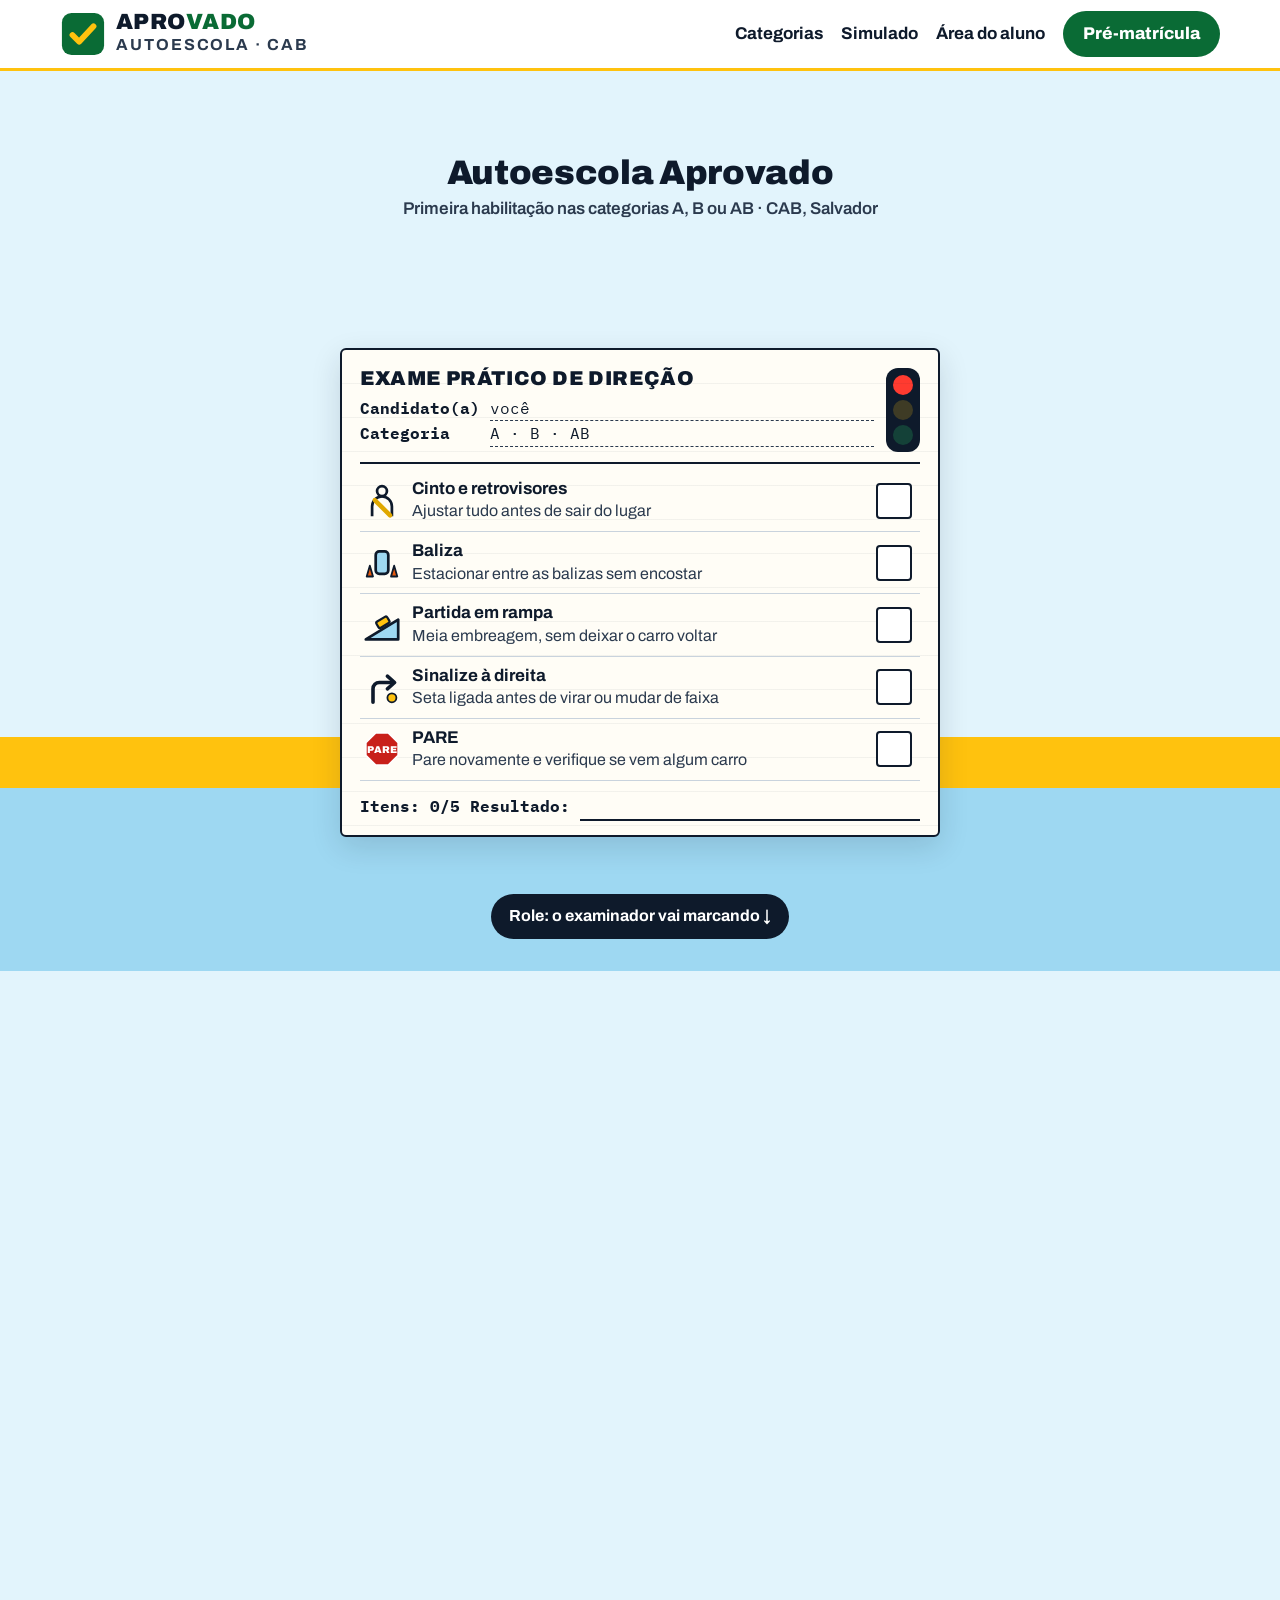
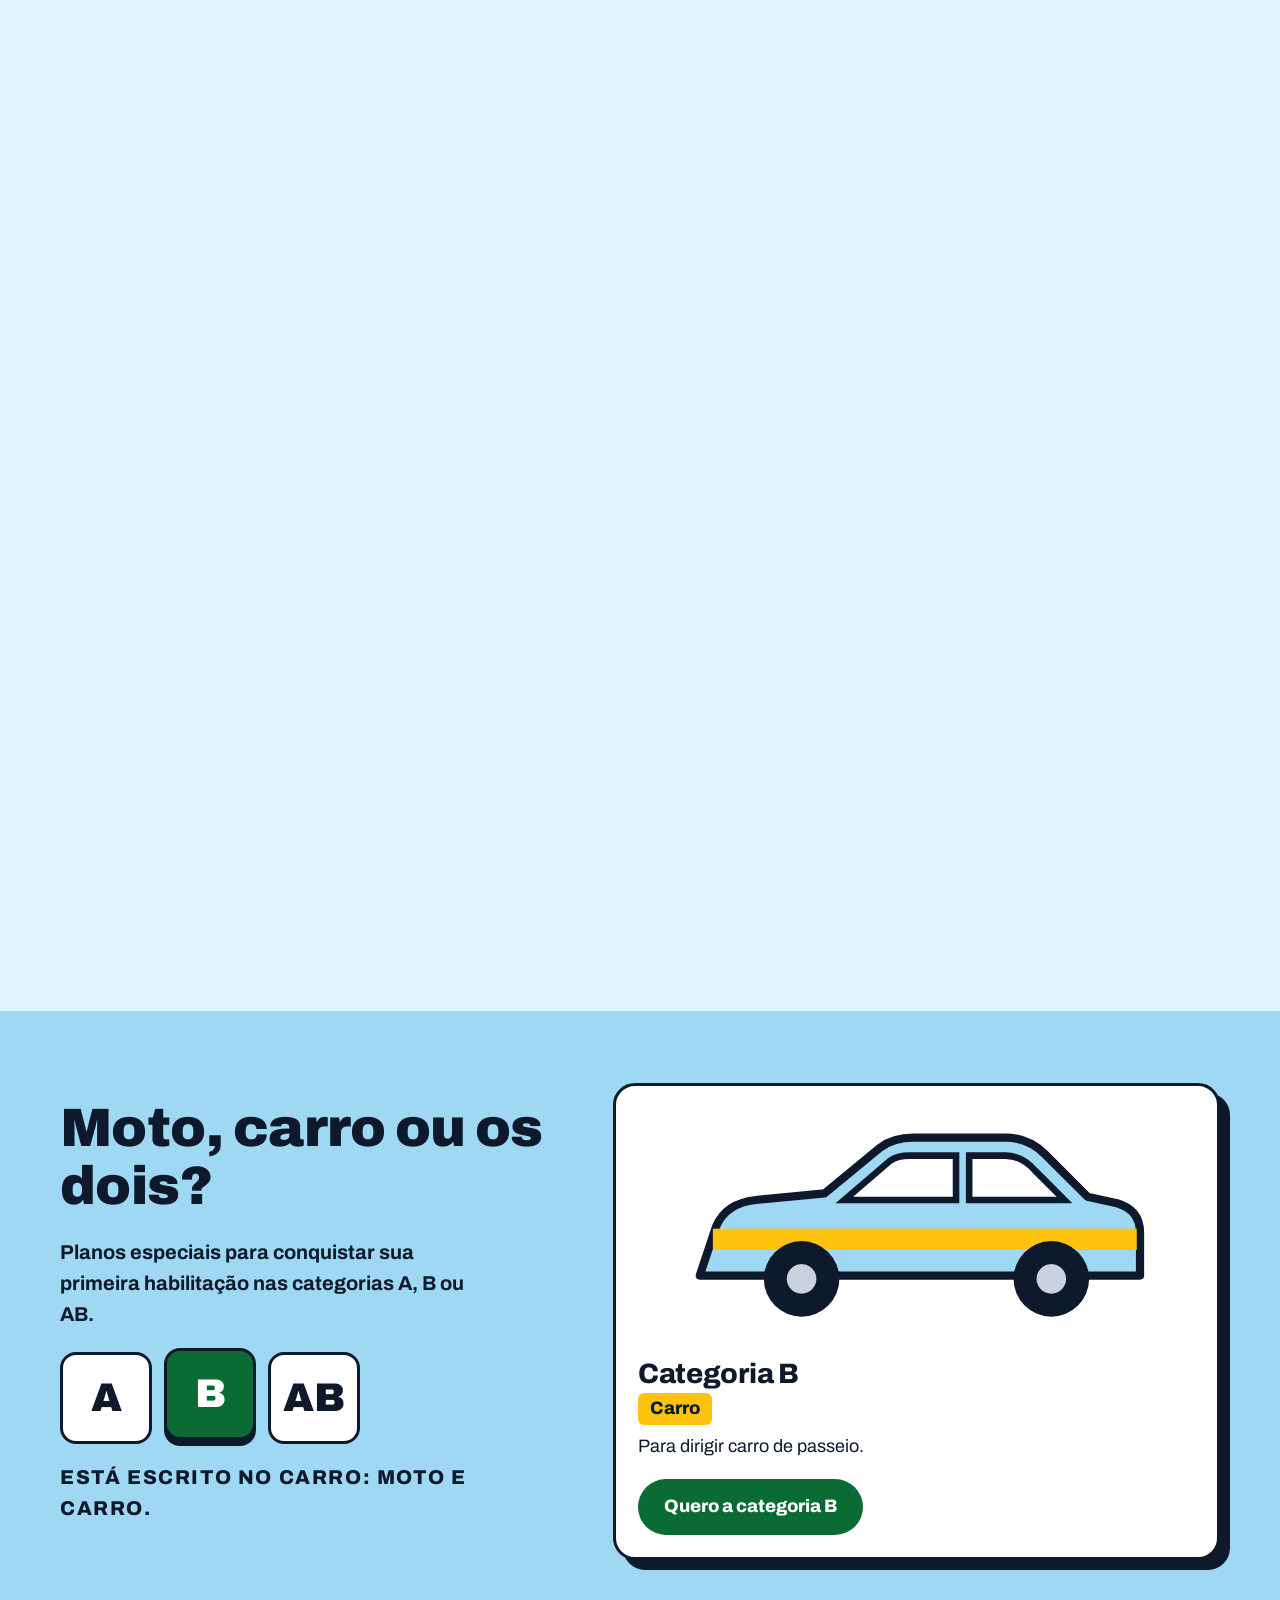
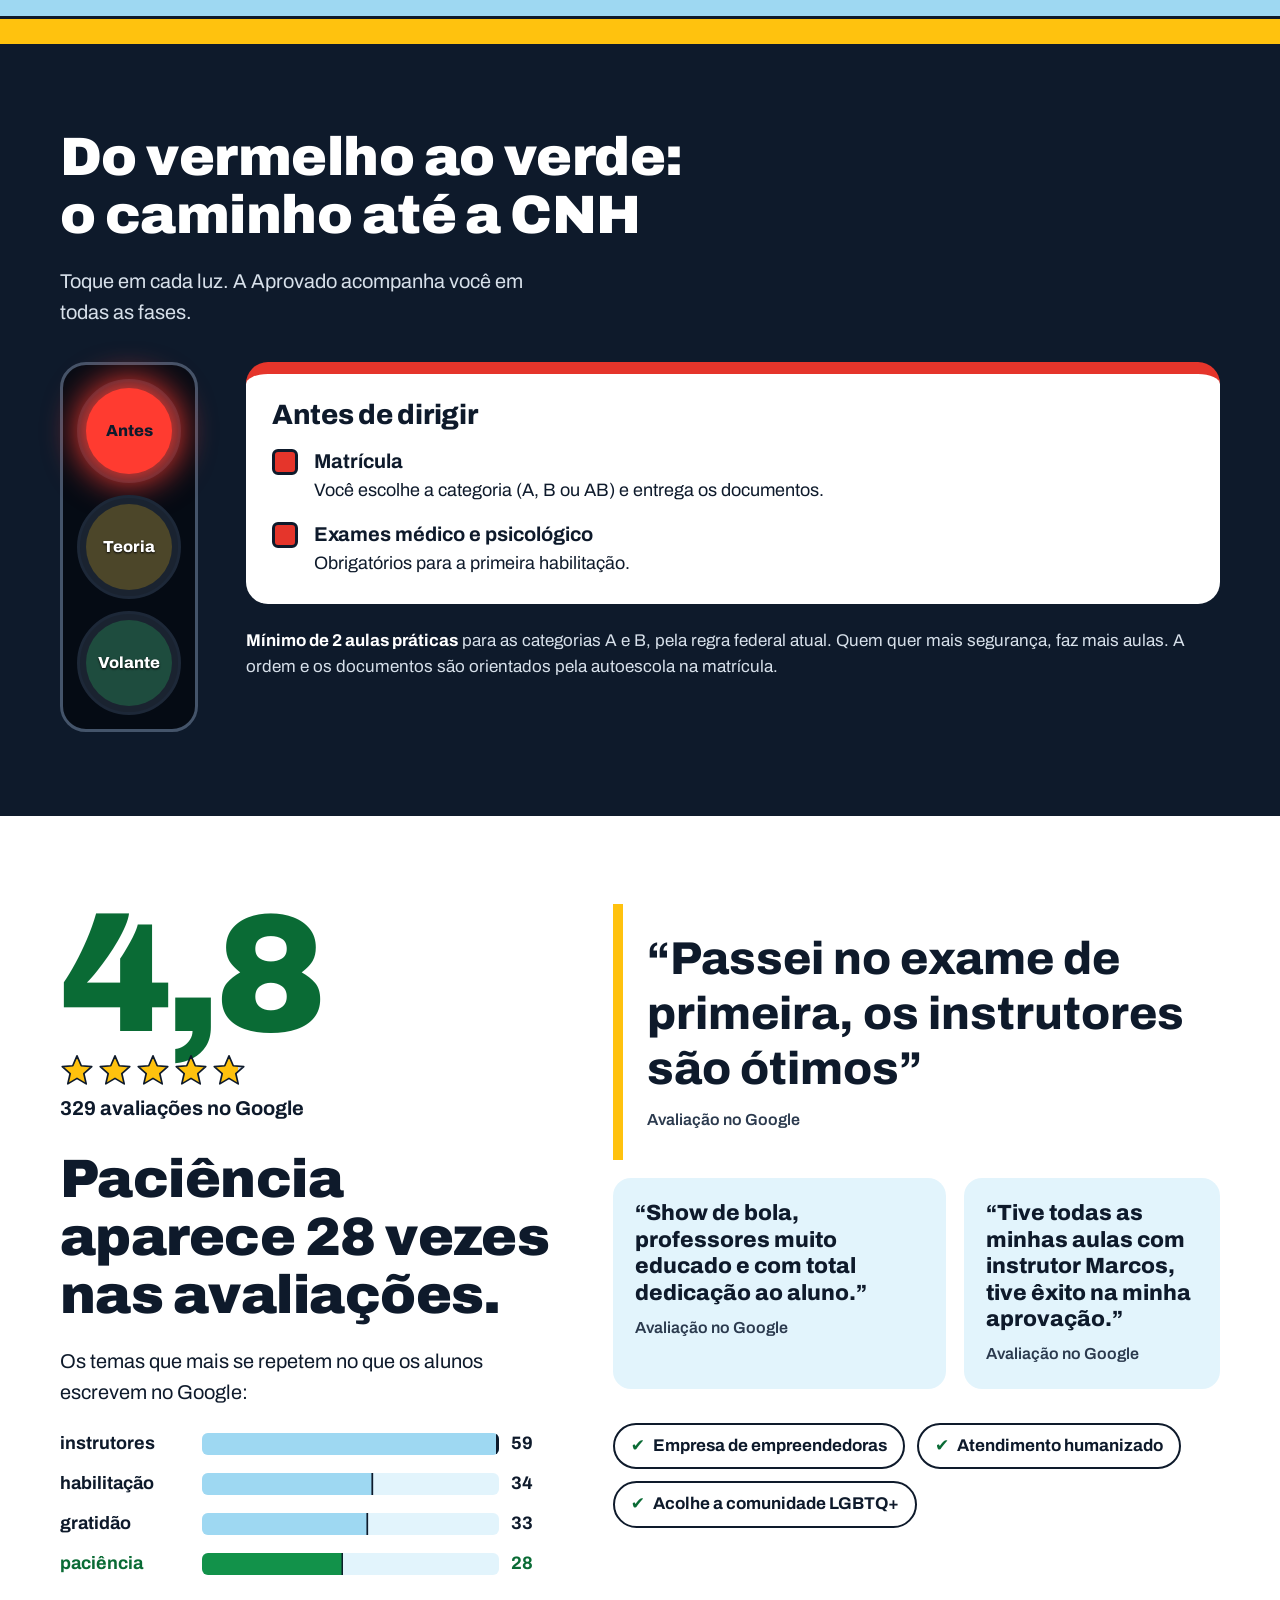
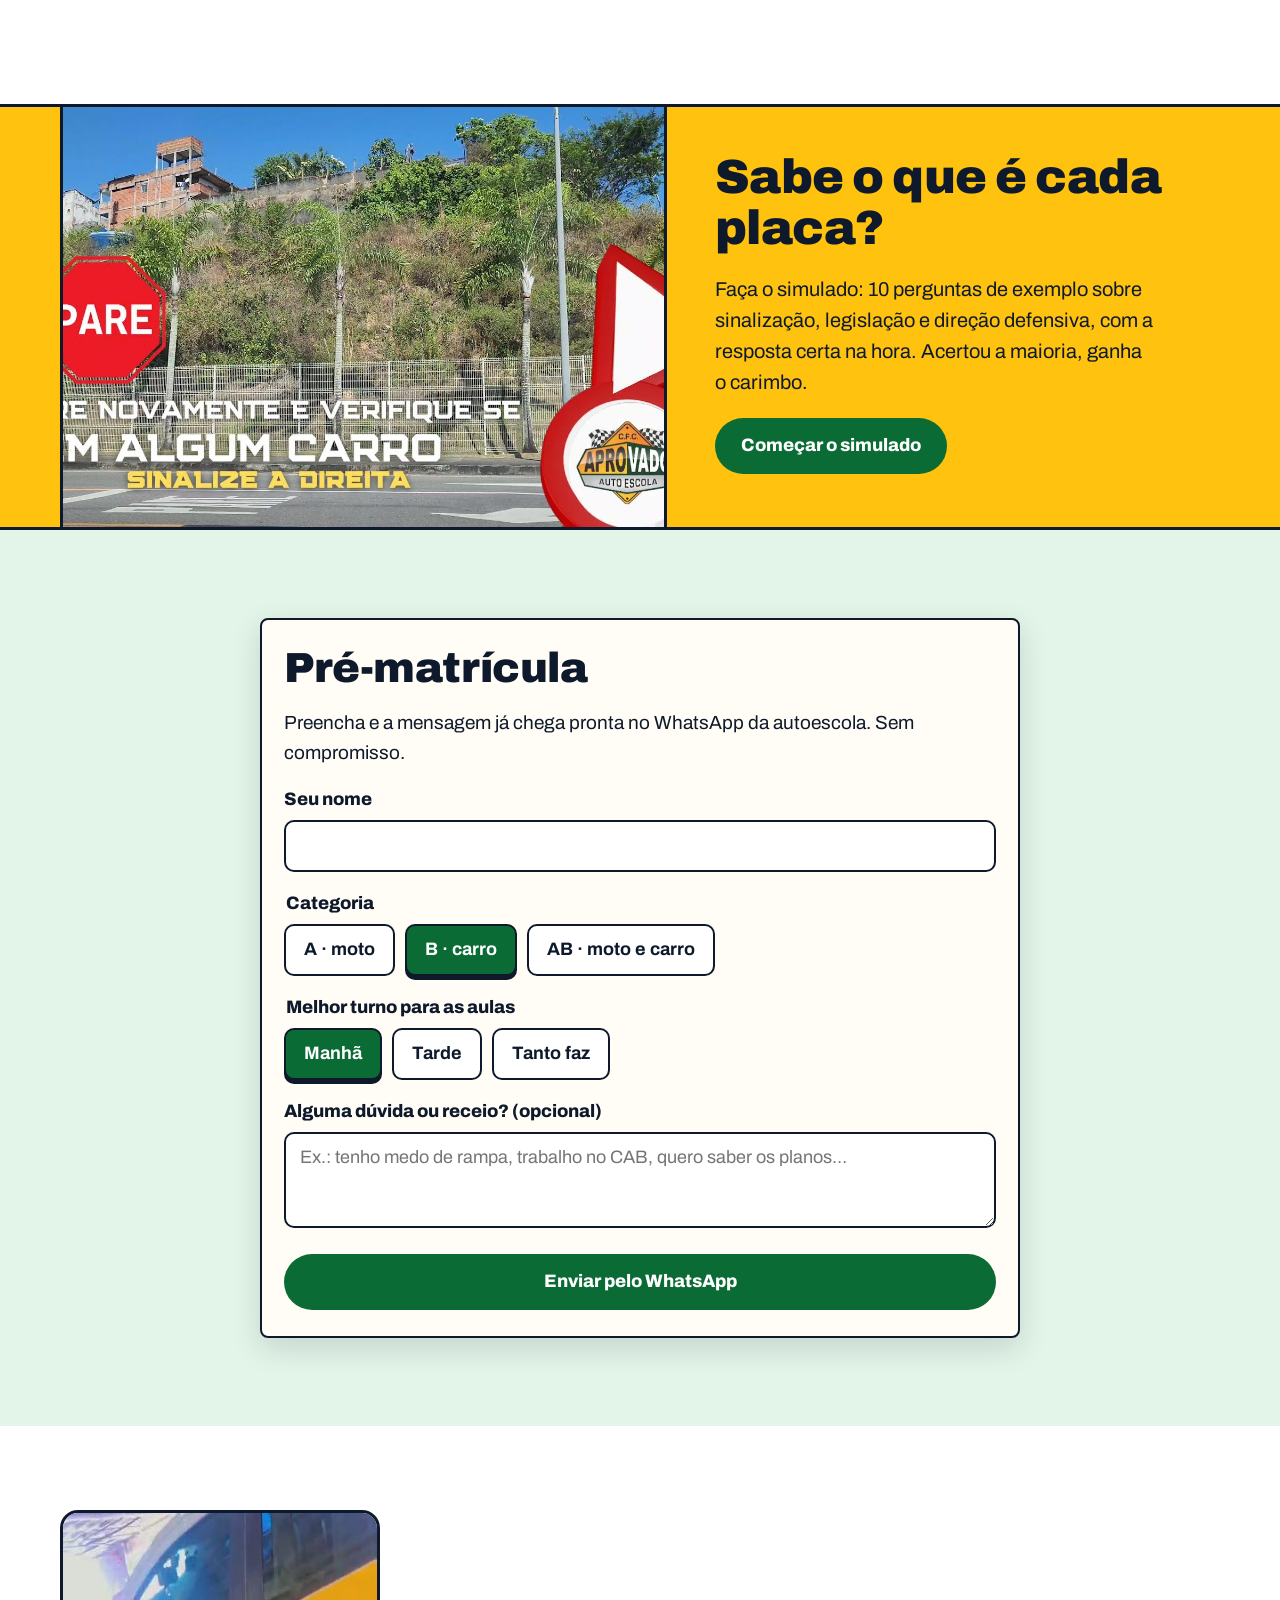
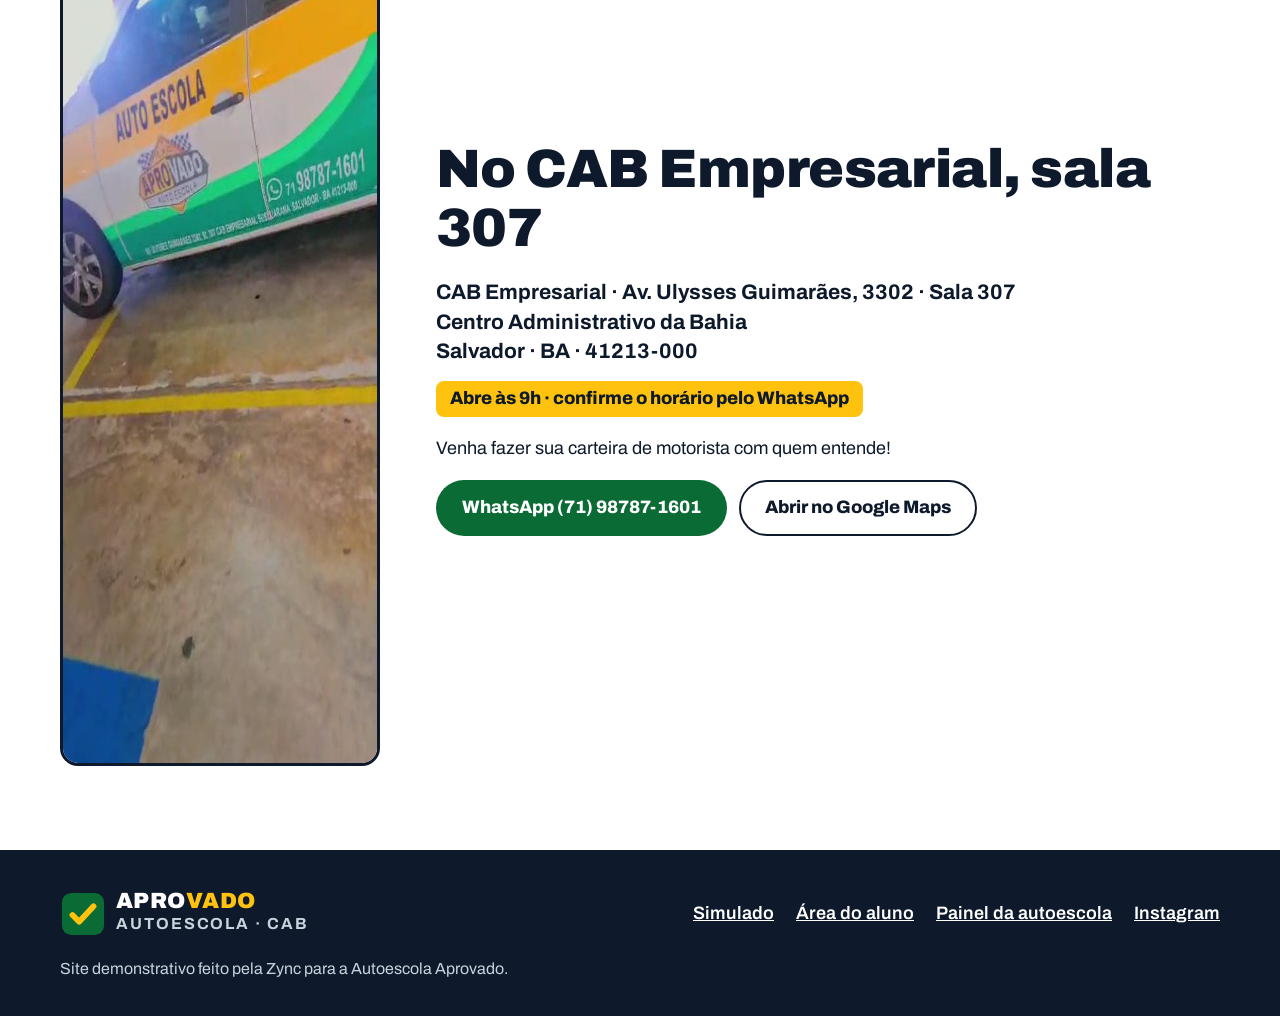
<file: index.html>
<!doctype html>
<html lang="pt-BR">
<head>
<meta charset="utf-8">
<meta name="viewport" content="width=device-width, initial-scale=1">
<title>Autoescola Aprovado · CNH no CAB, Salvador · categorias A, B e AB</title>
<meta name="description" content="Autoescola Aprovado, no CAB Empresarial (Centro Administrativo da Bahia), Salvador. Primeira habilitação nas categorias A, B ou AB. 4,8 no Google com 329 avaliações. Pré-matrícula pelo WhatsApp.">
<meta name="theme-color" content="#0A6B35">
<meta property="og:title" content="Autoescola Aprovado · CAB, Salvador">
<meta property="og:description" content="Sua CNH começa com uma decisão: dar o primeiro passo! Pré-matrícula pelo WhatsApp.">
<meta property="og:image" content="fotos/carro-equipe.jpg">
<link rel="icon" href="data:image/svg+xml,%3Csvg xmlns='http://www.w3.org/2000/svg' viewBox='0 0 48 48'%3E%3Crect x='2' y='2' width='44' height='44' rx='10' fill='%230A6B35'/%3E%3Cpath d='M13 25l7 7 15-16' stroke='%23FFC20E' stroke-width='6' fill='none' stroke-linecap='round' stroke-linejoin='round'/%3E%3C/svg%3E">
<link rel="preconnect" href="https://fonts.googleapis.com">
<link rel="preconnect" href="https://fonts.gstatic.com" crossorigin>
<link href="https://fonts.googleapis.com/css2?family=Archivo:wght@400;600;700;800;900&family=IBM+Plex+Mono:wght@500;700&display=swap" rel="stylesheet">
<link rel="stylesheet" href="assets/estilo.css?v=20261113102820">
</head>
<body data-pagina="inicio">
<!-- filtro de "tinta gasta" do carimbo (usado por todos os carimbos da página) -->
<svg width="0" height="0" style="position:absolute" aria-hidden="true" focusable="false">
  <filter id="gasto" x="0" y="0" width="100%" height="100%">
    <feTurbulence type="fractalNoise" baseFrequency=".85" numOctaves="2" seed="7"/>
    <feColorMatrix type="matrix" values="0 0 0 0 0  0 0 0 0 0  0 0 0 0 0  0 0 0 -2.4 1.75"/>
    <feComposite in="SourceGraphic" operator="in"/>
  </filter>
  <symbol id="carimbo-aprovado" viewBox="0 0 340 150">
    <g filter="url(#gasto)">
      <rect x="6" y="6" width="328" height="138" rx="18" fill="none" stroke="#0A7A3A" stroke-width="7"/>
      <rect x="18" y="18" width="304" height="114" rx="10" fill="none" stroke="#0A7A3A" stroke-width="2.5"/>
      <text x="170" y="44" text-anchor="middle" font-family="Archivo, Arial, sans-serif" font-weight="800" font-size="15" letter-spacing="6" fill="#0A7A3A">★ C.F.C. ★</text>
      <text x="170" y="98" text-anchor="middle" font-family="Archivo, Arial, sans-serif" font-weight="900" font-size="54" textLength="276" lengthAdjust="spacingAndGlyphs" fill="#0A7A3A">APROVADO</text>
      <text x="170" y="123" text-anchor="middle" font-family="Archivo, Arial, sans-serif" font-weight="700" font-size="14" letter-spacing="3" fill="#0A7A3A">AUTOESCOLA · CAB · SALVADOR</text>
    </g>
  </symbol>
</svg>

<header class="topo">
  <div class="embrulho">
    <a class="marca" href="index.html" data-marca aria-label="Autoescola Aprovado, início"></a>
    <nav aria-label="Principal">
      <a class="txt" href="#categorias">Categorias</a>
      <a class="txt" href="simulado.html">Simulado</a>
      <a class="txt" href="aluno.html">Área do aluno</a>
      <a class="bt bt-verde" href="#prematricula">Pré-matrícula</a>
    </nav>
  </div>
</header>

<main id="conteudo">

  <!-- CENA-ASSINATURA: a ficha do examinador é marcada pela rolagem, desce o carimbo APROVADO e a ficha vira a CNH -->
  <section class="cena" id="exame" aria-label="Seu exame prático, item por item">
    <div class="palco">
      <div class="cena-faixa" aria-hidden="true"></div>
      <div class="cena-topo">
        <h1>Autoescola Aprovado</h1>
        <p>Primeira habilitação nas categorias A, B ou AB · CAB, Salvador</p>
      </div>

      <div class="cena-mesa">
        <article class="ficha" id="ficha" aria-label="Ficha ilustrativa do exame prático">
          <div class="ficha-cab">
            <div>
              <h2>Exame prático de direção</h2>
              <dl>
                <dt>Candidato(a)</dt><dd>você</dd>
                <dt>Categoria</dt><dd>A · B · AB</dd>
              </dl>
            </div>
            <div class="semaforo-mini" id="sem-mini" aria-hidden="true"><i class="aceso"></i><i></i><i></i></div>
          </div>
          <ol class="itens">
            <li class="item">
              <span class="marca-txt" aria-hidden="true"></span>
              <svg class="ico" viewBox="0 0 40 40" aria-hidden="true"><circle cx="20" cy="9" r="5.5" fill="none" stroke="#0E1A2B" stroke-width="3"/><path d="M9 37V26a11 11 0 0 1 22 0v11" fill="none" stroke="#0E1A2B" stroke-width="3"/><path d="M12 19l17 17" stroke="#E0A800" stroke-width="5" stroke-linecap="round"/></svg>
              <div><b>Cinto e retrovisores</b><small>Ajustar tudo antes de sair do lugar</small></div>
              <span class="caixa-ok"><svg viewBox="0 0 46 44" aria-hidden="true"><path d="M6 24l11 11L41 6" fill="none" stroke="#0A7A3A" stroke-width="7" stroke-linecap="round" stroke-linejoin="round"/></svg></span>
            </li>
            <li class="item">
              <span class="marca-txt" aria-hidden="true"></span>
              <svg class="ico" viewBox="0 0 40 40" aria-hidden="true"><rect x="13" y="7" width="14" height="25" rx="4" fill="#9ED8F2" stroke="#0E1A2B" stroke-width="3"/><path d="M3 35l3.5-12 3.5 12z M30 35l3.5-12 3.5 12z" fill="#E8590C" stroke="#0E1A2B" stroke-width="2" stroke-linejoin="round"/></svg>
              <div><b>Baliza</b><small>Estacionar entre as balizas sem encostar</small></div>
              <span class="caixa-ok"><svg viewBox="0 0 46 44" aria-hidden="true"><path d="M6 24l11 11L41 6" fill="none" stroke="#0A7A3A" stroke-width="7" stroke-linecap="round" stroke-linejoin="round"/></svg></span>
            </li>
            <li class="item">
              <span class="marca-txt" aria-hidden="true"></span>
              <svg class="ico" viewBox="0 0 40 40" aria-hidden="true"><path d="M2 36L38 14v22z" fill="#9ED8F2" stroke="#0E1A2B" stroke-width="3" stroke-linejoin="round"/><rect x="14" y="13" width="14" height="8" rx="2" transform="rotate(-31 21 17)" fill="#FFC20E" stroke="#0E1A2B" stroke-width="2.5"/></svg>
              <div><b>Partida em rampa</b><small>Meia embreagem, sem deixar o carro voltar</small></div>
              <span class="caixa-ok"><svg viewBox="0 0 46 44" aria-hidden="true"><path d="M6 24l11 11L41 6" fill="none" stroke="#0A7A3A" stroke-width="7" stroke-linecap="round" stroke-linejoin="round"/></svg></span>
            </li>
            <li class="item">
              <span class="marca-txt" aria-hidden="true"></span>
              <svg class="ico" viewBox="0 0 40 40" aria-hidden="true"><path d="M10 37V22a7 7 0 0 1 7-7h15" fill="none" stroke="#0E1A2B" stroke-width="4" stroke-linecap="round"/><path d="M26 8l8 7-8 7" fill="none" stroke="#0E1A2B" stroke-width="4" stroke-linecap="round" stroke-linejoin="round"/><circle cx="31" cy="32" r="5" fill="#FFC20E" stroke="#0E1A2B" stroke-width="2"/></svg>
              <div><b>Sinalize à direita</b><small>Seta ligada antes de virar ou mudar de faixa</small></div>
              <span class="caixa-ok"><svg viewBox="0 0 46 44" aria-hidden="true"><path d="M6 24l11 11L41 6" fill="none" stroke="#0A7A3A" stroke-width="7" stroke-linecap="round" stroke-linejoin="round"/></svg></span>
            </li>
            <li class="item">
              <span class="marca-txt" aria-hidden="true"></span>
              <svg class="ico" viewBox="0 0 40 40" aria-hidden="true"><polygon points="13,2 27,2 38,13 38,27 27,38 13,38 2,27 2,13" fill="#C8201A" stroke="#fff" stroke-width="2"/><text x="20" y="24.5" text-anchor="middle" font-family="Archivo, Arial, sans-serif" font-weight="900" font-size="11" fill="#fff">PARE</text></svg>
              <div><b>PARE</b><small>Pare novamente e verifique se vem algum carro</small></div>
              <span class="caixa-ok"><svg viewBox="0 0 46 44" aria-hidden="true"><path d="M6 24l11 11L41 6" fill="none" stroke="#0A7A3A" stroke-width="7" stroke-linecap="round" stroke-linejoin="round"/></svg></span>
            </li>
          </ol>
          <div class="ficha-rodape">
            <span>Itens: <span id="conta-itens">0</span>/5</span>
            <span>Resultado:</span><span class="resultado" aria-hidden="true"></span>
          </div>
          <p class="so-leitor">Ficha ilustrativa. Resultado: aprovado.</p>
          <div class="carimbo" id="carimbo" aria-hidden="true"><svg viewBox="0 0 340 150"><use href="#carimbo-aprovado"/></svg></div>
        </article>

        <article class="cnh" id="cnh" aria-label="Sua habilitação">
          <div class="cnh-faixa"><span>Habilitação · 1ª vez</span><span class="cats"><span>A</span><span>B</span><span>AB</span></span></div>
          <div class="cnh-corpo">
            <div class="cnh-foto"><img src="fotos/carro-lateral.jpg" alt="Carro da Autoescola Aprovado, azul-claro com faixa amarela e o adesivo MOTO E CARRO" fetchpriority="high"></div>
            <div class="cnh-txt">
              <h2>Sua CNH começa com uma decisão: dar o primeiro passo!</h2>
              <p>Instrutores qualificados, aulas monitoradas e atendimento humanizado.</p>
              <div class="acoes">
                <a class="bt bt-verde" href="#prematricula">Fazer pré-matrícula</a>
                <a class="link-forte" href="simulado.html">Testar o simulado</a>
              </div>
            </div>
          </div>
        </article>
      </div>
      <p class="dica-rolar" id="dica" aria-hidden="true">Role: o examinador vai marcando <span>↓</span></p>
    </div>
  </section>

  <!-- CATEGORIAS: seletor na faixa do carro -->
  <section class="categorias" id="categorias" aria-labelledby="t-cat">
    <div class="embrulho cat-grade">
      <div class="cat-intro">
        <h2 id="t-cat">Moto, carro ou os dois?</h2>
        <p class="citacao">Planos especiais para conquistar sua primeira habilitação nas categorias A, B ou AB.</p>
        <div class="cat-letras" role="group" aria-label="Escolha a categoria">
          <button type="button" data-cat="A" aria-pressed="false">A</button>
          <button type="button" data-cat="B" aria-pressed="true">B</button>
          <button type="button" data-cat="AB" aria-pressed="false">AB</button>
        </div>
        <p class="cat-adesivo">Está escrito no carro: moto e carro.</p>
      </div>
      <div class="cat-painel" aria-live="polite">
        <div id="cat-desenho"></div>
        <h3 id="cat-nome">Categoria B</h3>
        <span class="veic" id="cat-veic">Carro</span>
        <p id="cat-frase">Para dirigir carro de passeio.</p>
        <a class="bt bt-verde" id="cat-bt" href="#prematricula">Quero a categoria B</a>
      </div>
    </div>
  </section>

  <!-- CAMINHO ATÉ A CNH: semáforo -->
  <section class="caminho" id="caminho" aria-labelledby="t-cam">
    <div class="embrulho">
      <h2 id="t-cam">Do vermelho ao verde: o caminho até a CNH</h2>
      <p class="sub">Toque em cada luz. A Aprovado acompanha você em todas as fases.</p>
      <div class="cam-grade">
        <div class="semaforo" role="group" aria-label="Fases do processo">
          <button type="button" data-luz="vermelho" aria-pressed="true"><span>Antes</span></button>
          <button type="button" data-luz="amarelo" aria-pressed="false"><span>Teoria</span></button>
          <button type="button" data-luz="verde" aria-pressed="false"><span>Volante</span></button>
        </div>
        <div>
          <div class="fase" id="fase" aria-live="polite"></div>
          <p class="cam-nota"><strong>Mínimo de 2 aulas práticas</strong> para as categorias A e B, pela regra federal atual. Quem quer mais segurança, faz mais aulas. A ordem e os documentos são orientados pela autoescola na matrícula.</p>
        </div>
      </div>
    </div>
  </section>

  <!-- PROVA SOCIAL -->
  <section class="provas" id="avaliacoes" aria-labelledby="t-prov">
    <div class="embrulho provas-grade">
      <div>
        <div class="nota-grande">
          <span class="num">4,8</span>
          <div>
            <div class="estrelas" aria-hidden="true" id="estrelas"></div>
            <p>329 avaliações no Google</p>
          </div>
        </div>
        <h2 id="t-prov">Paciência aparece 28 vezes nas avaliações.</h2>
        <p style="font-size:20px">Os temas que mais se repetem no que os alunos escrevem no Google:</p>
        <div class="temas" id="temas"></div>
      </div>
      <div>
        <div class="falas">
          <figure class="fala fala-1"><blockquote>“Passei no exame de primeira, os instrutores são ótimos”</blockquote><figcaption>Avaliação no Google</figcaption></figure>
          <figure class="fala fala-2"><blockquote>“Show de bola, professores muito educado e com total dedicação ao aluno.”</blockquote><figcaption>Avaliação no Google</figcaption></figure>
          <figure class="fala fala-3"><blockquote>“Tive todas as minhas aulas com instrutor Marcos, tive êxito na minha aprovação.”</blockquote><figcaption>Avaliação no Google</figcaption></figure>
        </div>
        <div class="selos">
          <span>Empresa de empreendedoras</span>
          <span>Atendimento humanizado</span>
          <span>Acolhe a comunidade LGBTQ+</span>
        </div>
      </div>
    </div>
  </section>

  <!-- CHAMADA DO SIMULADO -->
  <section class="chamada-sim" aria-labelledby="t-sim">
    <div class="embrulho">
      <figure><img src="fotos/placa-pare.jpg" alt="Arte da Autoescola Aprovado: placa PARE na avenida, com o texto Pare novamente e verifique se vem algum carro, sinalize à direita" loading="lazy" width="1400" height="788"></figure>
      <div class="txt">
        <h2 id="t-sim">Sabe o que é cada placa?</h2>
        <p>Faça o simulado: 10 perguntas de exemplo sobre sinalização, legislação e direção defensiva, com a resposta certa na hora. Acertou a maioria, ganha o carimbo.</p>
        <a class="bt bt-verde" href="simulado.html">Começar o simulado</a>
      </div>
    </div>
  </section>

  <!-- PRÉ-MATRÍCULA -->
  <section class="prematricula" id="prematricula" aria-labelledby="t-pre">
    <div class="estreito">
      <form class="req" id="form-pre" novalidate>
        <div class="carimbo-mini" id="carimbo-pre" hidden aria-hidden="true"><svg viewBox="0 0 340 150"><use href="#carimbo-aprovado"/></svg></div>
        <h2 id="t-pre">Pré-matrícula</h2>
        <p class="sub">Preencha e a mensagem já chega pronta no WhatsApp da autoescola. Sem compromisso.</p>
        <div class="campo"><label for="p-nome">Seu nome</label><input type="text" id="p-nome" autocomplete="name" required></div>
        <fieldset class="campo">
          <legend>Categoria</legend>
          <div class="opcoes">
            <label><input type="radio" name="p-cat" value="A"><span>A · moto</span></label>
            <label><input type="radio" name="p-cat" value="B" checked><span>B · carro</span></label>
            <label><input type="radio" name="p-cat" value="AB"><span>AB · moto e carro</span></label>
          </div>
        </fieldset>
        <fieldset class="campo">
          <legend>Melhor turno para as aulas</legend>
          <div class="opcoes">
            <label><input type="radio" name="p-turno" value="Manhã" checked><span>Manhã</span></label>
            <label><input type="radio" name="p-turno" value="Tarde"><span>Tarde</span></label>
            <label><input type="radio" name="p-turno" value="Tanto faz"><span>Tanto faz</span></label>
          </div>
        </fieldset>
        <div class="campo"><label for="p-obs">Alguma dúvida ou receio? (opcional)</label><textarea id="p-obs" placeholder="Ex.: tenho medo de rampa, trabalho no CAB, quero saber os planos…"></textarea></div>
        <button class="bt bt-verde bt-largo" type="submit">Enviar pelo WhatsApp</button>
        <div id="pre-msg" aria-live="polite"></div>
      </form>
    </div>
  </section>

  <!-- ONDE FICA -->
  <section class="onde" id="onde" aria-labelledby="t-onde">
    <div class="embrulho onde-grade">
      <div class="onde-foto"><img src="fotos/carro-porta.jpg" alt="Porta do carro da Autoescola Aprovado com o logo e o WhatsApp, na garagem" loading="lazy" width="478" height="850"></div>
      <div>
        <h2 id="t-onde">No CAB Empresarial, sala 307</h2>
        <address id="endereco"></address>
        <span class="hora" id="hora"></span>
        <p>Venha fazer sua carteira de motorista com quem entende!</p>
        <div class="acoes">
          <a class="bt bt-verde" id="bt-wa" href="#" target="_blank" rel="noopener">Chamar no WhatsApp</a>
          <a class="bt bt-contorno" id="bt-mapa" href="#" target="_blank" rel="noopener">Abrir no Google Maps</a>
        </div>
      </div>
    </div>
  </section>
</main>

<footer class="rodape">
  <div class="embrulho">
    <a class="marca" href="index.html" data-marca aria-label="Autoescola Aprovado"></a>
    <nav aria-label="Rodapé">
      <a href="simulado.html">Simulado</a>
      <a href="aluno.html">Área do aluno</a>
      <a href="admin.html">Painel da autoescola</a>
      <a href="https://www.instagram.com/autoescolaaprovado_/" target="_blank" rel="noopener">Instagram</a>
    </nav>
    <p class="zync">Site demonstrativo feito pela Zync para a Autoescola Aprovado.</p>
  </div>
</footer>

<script src="assets/dados.js?v=20261113102820"></script>
<script src="assets/site.js?v=20261113102820"></script>
</body>
</html>
</file>
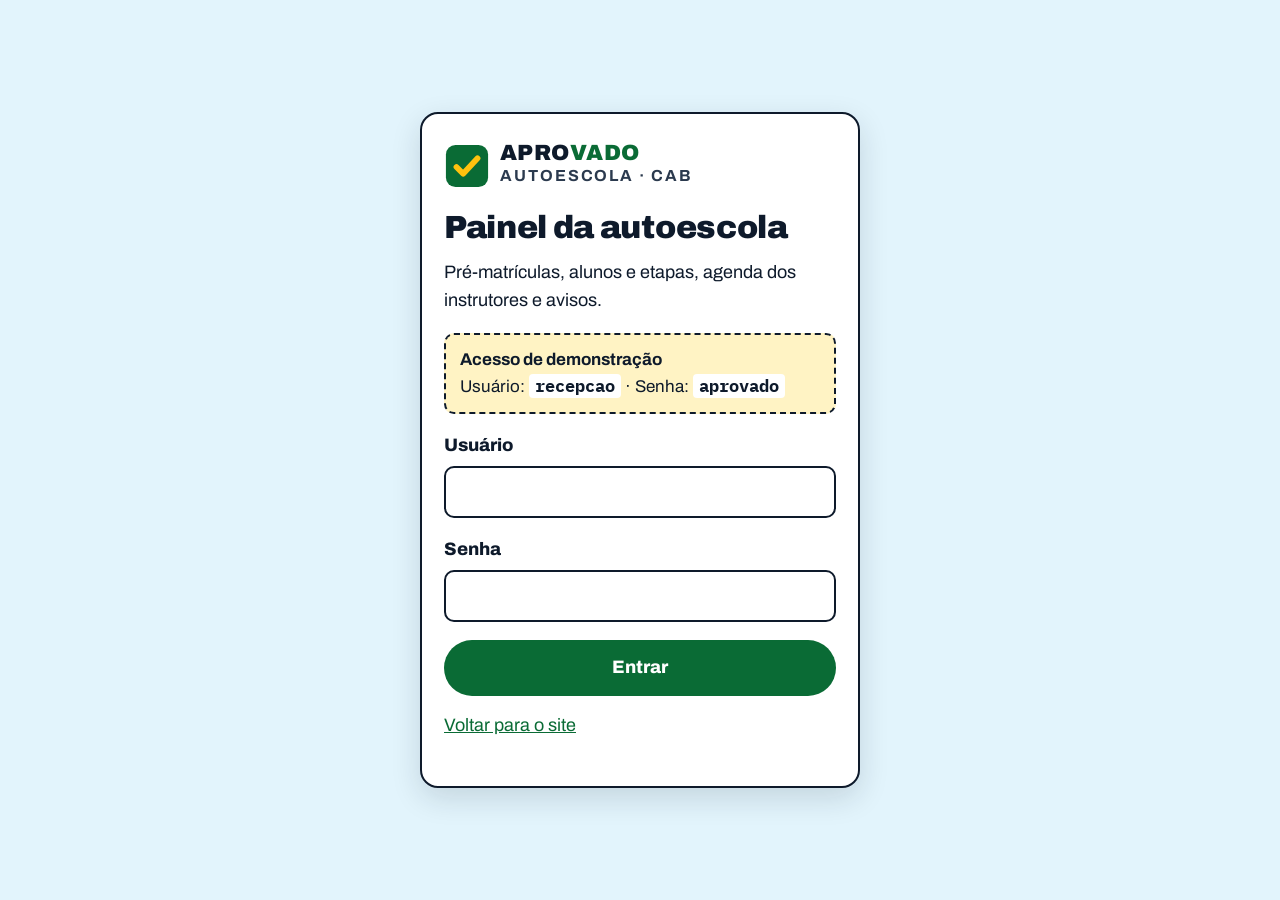
<file: admin.html>
<!doctype html>
<html lang="pt-BR">
<head>
<meta charset="utf-8">
<meta name="viewport" content="width=device-width, initial-scale=1">
<title>Painel da autoescola · Aprovado</title>
<meta name="robots" content="noindex">
<meta name="theme-color" content="#0E1A2B">
<link rel="icon" href="data:image/svg+xml,%3Csvg xmlns='http://www.w3.org/2000/svg' viewBox='0 0 48 48'%3E%3Crect x='2' y='2' width='44' height='44' rx='10' fill='%230A6B35'/%3E%3Cpath d='M13 25l7 7 15-16' stroke='%23FFC20E' stroke-width='6' fill='none' stroke-linecap='round' stroke-linejoin='round'/%3E%3C/svg%3E">
<link rel="preconnect" href="https://fonts.googleapis.com">
<link rel="preconnect" href="https://fonts.gstatic.com" crossorigin>
<link href="https://fonts.googleapis.com/css2?family=Archivo:wght@400;600;700;800;900&family=IBM+Plex+Mono:wght@500;700&display=swap" rel="stylesheet">
<link rel="stylesheet" href="assets/estilo.css?v=20261113102820">
</head>
<body data-pagina="admin">
<main id="tela-login" class="login">
  <form class="login-caixa" id="form-login" novalidate>
    <a class="marca" href="index.html" data-marca aria-label="Autoescola Aprovado, início"></a>
    <h1>Painel da autoescola</h1>
    <p>Pré-matrículas, alunos e etapas, agenda dos instrutores e avisos.</p>
    <div class="credencial" role="note"><b>Acesso de demonstração</b>Usuário: <code>recepcao</code> · Senha: <code>aprovado</code></div>
    <div class="campo"><label for="l-user">Usuário</label><input type="text" id="l-user" autocomplete="username" autocapitalize="none"></div>
    <div class="campo"><label for="l-senha">Senha</label><input type="password" id="l-senha" autocomplete="current-password"></div>
    <button class="bt bt-verde bt-largo" type="submit">Entrar</button>
    <div id="login-erro" aria-live="polite"></div>
    <p style="margin-top:16px"><a href="index.html">Voltar para o site</a></p>
  </form>
</main>

<div id="tela-painel" class="claro" hidden>
  <header class="adm-topo"><div class="embrulho"><b>Aprovado · painel</b><span><a href="index.html" target="_blank">Ver site</a> &nbsp; <button id="sair" type="button">Sair</button></span></div></header>
  <nav class="adm-abas" role="tablist" aria-label="Seções do painel">
    <button role="tab" data-aba="pre" aria-selected="true">Pré-matrículas</button>
    <button role="tab" data-aba="alunos" aria-selected="false">Alunos</button>
    <button role="tab" data-aba="agenda" aria-selected="false">Agenda</button>
    <button role="tab" data-aba="avisos" aria-selected="false">Avisos</button>
    <button role="tab" data-aba="ajustes" aria-selected="false">Ajustes</button>
  </nav>
  <main class="adm-corpo"><div class="embrulho" id="corpo"></div></main>
</div>
<script src="assets/dados.js?v=20261113102820"></script>
<script src="assets/site.js?v=20261113102820"></script>
<script src="assets/admin.js?v=20261113102820"></script>
</body>
</html>
</file>
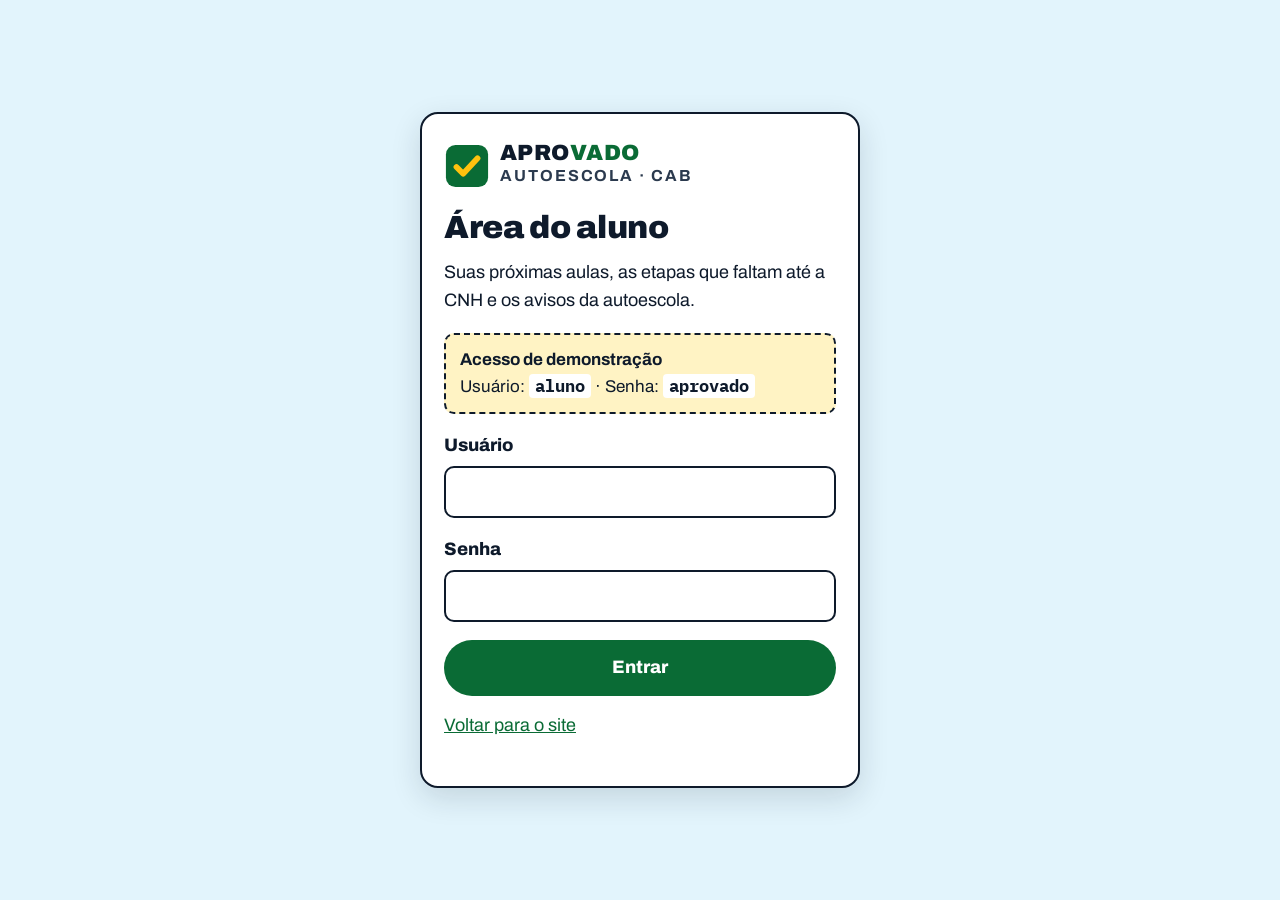
<file: aluno.html>
<!doctype html>
<html lang="pt-BR">
<head>
<meta charset="utf-8">
<meta name="viewport" content="width=device-width, initial-scale=1">
<title>Área do aluno · Autoescola Aprovado</title>
<meta name="robots" content="noindex">
<meta name="theme-color" content="#0A6B35">
<link rel="icon" href="data:image/svg+xml,%3Csvg xmlns='http://www.w3.org/2000/svg' viewBox='0 0 48 48'%3E%3Crect x='2' y='2' width='44' height='44' rx='10' fill='%230A6B35'/%3E%3Cpath d='M13 25l7 7 15-16' stroke='%23FFC20E' stroke-width='6' fill='none' stroke-linecap='round' stroke-linejoin='round'/%3E%3C/svg%3E">
<link rel="preconnect" href="https://fonts.googleapis.com">
<link rel="preconnect" href="https://fonts.gstatic.com" crossorigin>
<link href="https://fonts.googleapis.com/css2?family=Archivo:wght@400;600;700;800;900&family=IBM+Plex+Mono:wght@500;700&display=swap" rel="stylesheet">
<link rel="stylesheet" href="assets/estilo.css?v=20261113102820">
</head>
<body data-pagina="aluno">
<main id="tela-login" class="login">
  <form class="login-caixa" id="form-login" novalidate>
    <a class="marca" href="index.html" data-marca aria-label="Autoescola Aprovado, início"></a>
    <h1>Área do aluno</h1>
    <p>Suas próximas aulas, as etapas que faltam até a CNH e os avisos da autoescola.</p>
    <div class="credencial" role="note"><b>Acesso de demonstração</b>Usuário: <code>aluno</code> · Senha: <code>aprovado</code></div>
    <div class="campo"><label for="l-user">Usuário</label><input type="text" id="l-user" autocomplete="username" autocapitalize="none"></div>
    <div class="campo"><label for="l-senha">Senha</label><input type="password" id="l-senha" autocomplete="current-password"></div>
    <button class="bt bt-verde bt-largo" type="submit">Entrar</button>
    <div id="login-erro" aria-live="polite"></div>
    <p style="margin-top:16px"><a href="index.html">Voltar para o site</a></p>
  </form>
</main>

<div id="tela-aluno" class="claro" hidden>
  <header class="aluno-cab">
    <div class="embrulho">
      <p><a href="index.html" style="color:#fff">← site</a> · <button id="sair" type="button" style="background:none;border:0;color:#fff;font-weight:700;text-decoration:underline;cursor:pointer;font-size:18px">Sair</button></p>
      <h1 id="ola">Olá!</h1>
      <p id="resumo-aluno"></p>
    </div>
  </header>
  <main class="embrulho aluno-grade">
    <section class="cartao" aria-labelledby="t-aulas">
      <h2 id="t-aulas">Próximas aulas</h2>
      <div id="aulas"></div>
    </section>
    <section class="cartao" aria-labelledby="t-etapas">
      <h2 id="t-etapas">Seu caminho até a CNH</h2>
      <ol class="trilha-etapas" id="etapas"></ol>
      <p id="sim-nota" style="margin:14px 0 0"></p>
    </section>
    <section class="cartao" aria-labelledby="t-avisos">
      <h2 id="t-avisos">Avisos da autoescola</h2>
      <div id="avisos"></div>
      <a class="bt bt-verde" id="bt-recepcao" href="#" target="_blank" rel="noopener" style="margin-top:8px">Falar com a recepção</a>
    </section>
    <section class="cartao" aria-label="Recado da autoescola" style="padding:0;overflow:hidden">
      <img src="fotos/pense-positivo.jpg" alt="Arte da Autoescola Aprovado: Pense positivo! É questão de perspectiva. Transforme a dificuldade em oportunidade." loading="lazy" width="1080" height="1080">
    </section>
  </main>
</div>
<script src="assets/dados.js?v=20261113102820"></script>
<script src="assets/site.js?v=20261113102820"></script>
<script src="assets/aluno.js?v=20261113102820"></script>
</body>
</html>
</file>
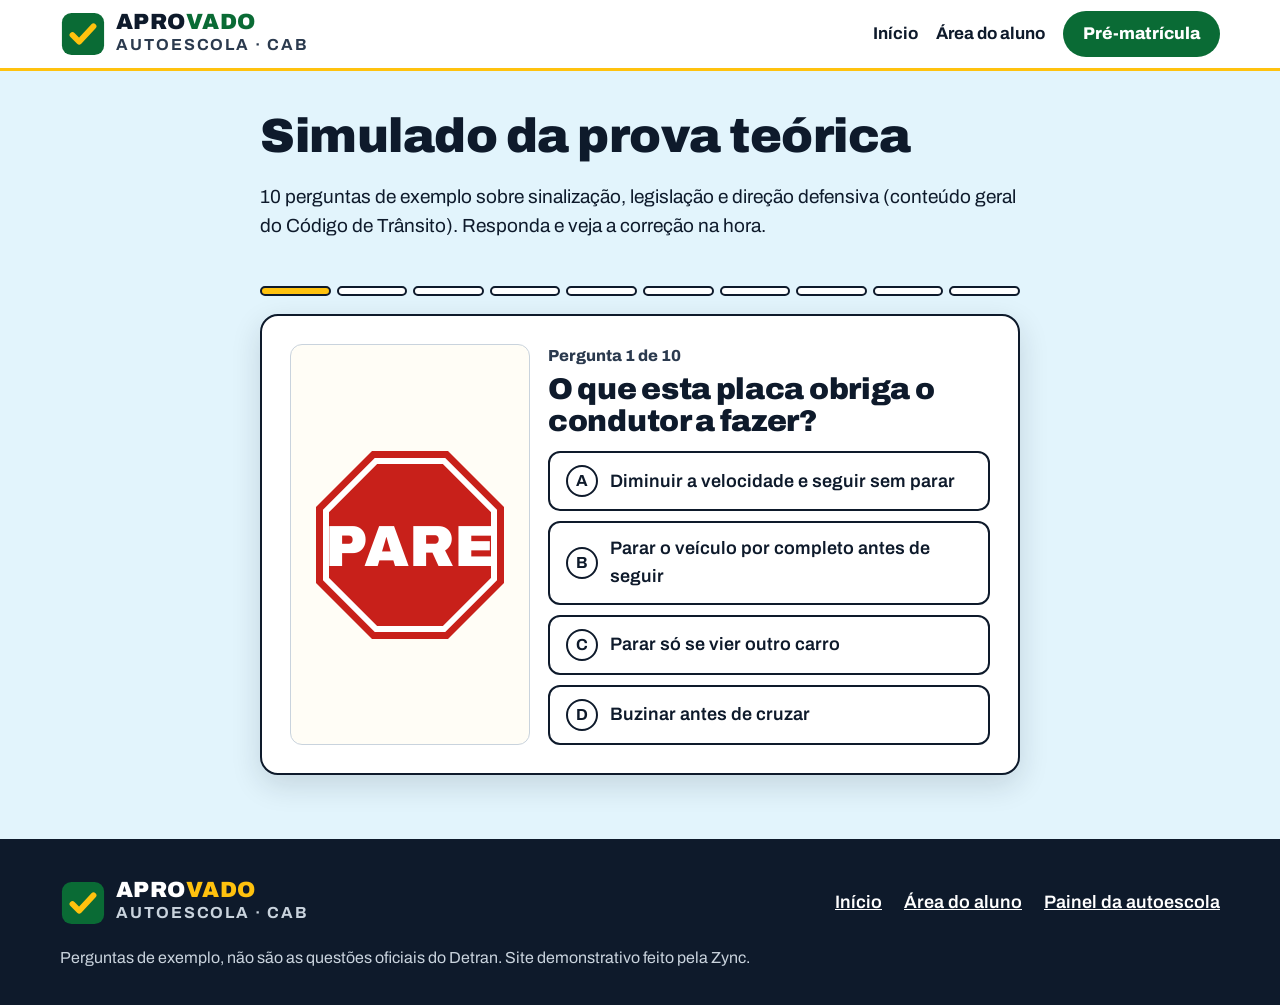
<file: simulado.html>
<!doctype html>
<html lang="pt-BR">
<head>
<meta charset="utf-8">
<meta name="viewport" content="width=device-width, initial-scale=1">
<title>Simulado da prova teórica · Autoescola Aprovado</title>
<meta name="description" content="10 perguntas de exemplo sobre sinalização, legislação e direção defensiva, com correção na hora. Autoescola Aprovado, CAB, Salvador.">
<meta name="theme-color" content="#0A6B35">
<link rel="icon" href="data:image/svg+xml,%3Csvg xmlns='http://www.w3.org/2000/svg' viewBox='0 0 48 48'%3E%3Crect x='2' y='2' width='44' height='44' rx='10' fill='%230A6B35'/%3E%3Cpath d='M13 25l7 7 15-16' stroke='%23FFC20E' stroke-width='6' fill='none' stroke-linecap='round' stroke-linejoin='round'/%3E%3C/svg%3E">
<link rel="preconnect" href="https://fonts.googleapis.com">
<link rel="preconnect" href="https://fonts.gstatic.com" crossorigin>
<link href="https://fonts.googleapis.com/css2?family=Archivo:wght@400;600;700;800;900&family=IBM+Plex+Mono:wght@500;700&display=swap" rel="stylesheet">
<link rel="stylesheet" href="assets/estilo.css?v=20261113102820">
</head>
<body class="sim-pagina" data-pagina="simulado">
<svg width="0" height="0" style="position:absolute" aria-hidden="true" focusable="false">
  <filter id="gasto" x="0" y="0" width="100%" height="100%">
    <feTurbulence type="fractalNoise" baseFrequency=".85" numOctaves="2" seed="7"/>
    <feColorMatrix type="matrix" values="0 0 0 0 0  0 0 0 0 0  0 0 0 0 0  0 0 0 -2.4 1.75"/>
    <feComposite in="SourceGraphic" operator="in"/>
  </filter>
  <symbol id="carimbo-aprovado" viewBox="0 0 340 150">
    <g filter="url(#gasto)">
      <rect x="6" y="6" width="328" height="138" rx="18" fill="none" stroke="#0A7A3A" stroke-width="7"/>
      <rect x="18" y="18" width="304" height="114" rx="10" fill="none" stroke="#0A7A3A" stroke-width="2.5"/>
      <text x="170" y="44" text-anchor="middle" font-family="Archivo, Arial, sans-serif" font-weight="800" font-size="15" letter-spacing="6" fill="#0A7A3A">★ C.F.C. ★</text>
      <text x="170" y="98" text-anchor="middle" font-family="Archivo, Arial, sans-serif" font-weight="900" font-size="54" textLength="276" lengthAdjust="spacingAndGlyphs" fill="#0A7A3A">APROVADO</text>
      <text x="170" y="123" text-anchor="middle" font-family="Archivo, Arial, sans-serif" font-weight="700" font-size="14" letter-spacing="3" fill="#0A7A3A">AUTOESCOLA · CAB · SALVADOR</text>
    </g>
  </symbol>
</svg>

<header class="topo">
  <div class="embrulho">
    <a class="marca" href="index.html" data-marca aria-label="Autoescola Aprovado, início"></a>
    <nav aria-label="Principal">
      <a class="txt" href="index.html">Início</a>
      <a class="txt" href="aluno.html">Área do aluno</a>
      <a class="bt bt-verde" href="index.html#prematricula">Pré-matrícula</a>
    </nav>
  </div>
</header>

<main class="estreito" style="padding-bottom:64px">
  <div class="sim-cab">
    <h1>Simulado da prova teórica</h1>
    <p>10 perguntas de exemplo sobre sinalização, legislação e direção defensiva (conteúdo geral do Código de Trânsito). Responda e veja a correção na hora.</p>
  </div>
  <div class="sim-trilha" id="trilha" aria-hidden="true"></div>
  <div id="palco-sim" aria-live="polite"></div>
</main>

<footer class="rodape">
  <div class="embrulho">
    <a class="marca" href="index.html" data-marca aria-label="Autoescola Aprovado"></a>
    <nav aria-label="Rodapé">
      <a href="index.html">Início</a>
      <a href="aluno.html">Área do aluno</a>
      <a href="admin.html">Painel da autoescola</a>
    </nav>
    <p class="zync">Perguntas de exemplo, não são as questões oficiais do Detran. Site demonstrativo feito pela Zync.</p>
  </div>
</footer>

<script src="assets/dados.js?v=20261113102820"></script>
<script src="assets/site.js?v=20261113102820"></script>
<script src="assets/simulado.js?v=20261113102820"></script>
</body>
</html>
</file>
<file: assets/estilo.css>
/* Autoescola Aprovado — estilo único (site, simulado, área do aluno, painel).
   Cores: verde e amarelo do logo/adesivo, azul-claro do carro, branco. Alto contraste. */
:root {
  --verde: #0A6B35;
  --verde-vivo: #12924A;
  --verde-claro: #E3F4E8;
  --amarelo: #FFC20E;
  --amarelo-claro: #FFF3C4;
  --azul: #9ED8F2;
  --azul-claro: #E2F4FC;
  --tinta: #0E1A2B;
  --tinta-2: #2B3A4E;
  --papel: #FFFDF6;
  --linha: #C9D3DD;
  --vermelho: #C8201A;
  --raio: 14px;
  --sombra: 0 10px 30px rgba(14, 26, 43, .14);
  --fonte: 'Archivo', system-ui, -apple-system, 'Segoe UI', Roboto, sans-serif;
  --mono: 'IBM Plex Mono', ui-monospace, Consolas, monospace;
}
*, *::before, *::after { box-sizing: border-box; }
[hidden] { display: none !important; }
html { -webkit-text-size-adjust: 100%; }
body { margin: 0; font-family: var(--fonte); font-size: 18px; line-height: 1.55; color: var(--tinta); background: #fff; overflow-x: hidden; }
img { max-width: 100%; display: block; }
a { color: var(--verde); }
h1, h2, h3 { line-height: 1.08; margin: 0 0 .4em; letter-spacing: -.01em; }
h2 { font-size: clamp(30px, 5.4vw, 54px); font-weight: 900; }
h3 { font-size: 22px; font-weight: 800; }
p { margin: 0 0 1em; }
button, input, select, textarea { font: inherit; color: inherit; }
:focus-visible { outline: 3px solid var(--amarelo); outline-offset: 3px; border-radius: 4px; }
.embrulho { width: min(1160px, 100% - 32px); margin-inline: auto; }
.estreito { width: min(760px, 100% - 32px); margin-inline: auto; }
.so-leitor { position: absolute !important; width: 1px; height: 1px; overflow: hidden; clip: rect(0 0 0 0); white-space: nowrap; }

/* ---------- botões ---------- */
.bt { display: inline-flex; align-items: center; justify-content: center; gap: 10px; min-height: 52px; padding: 12px 24px; border-radius: 999px; border: 2px solid transparent; font-weight: 800; font-size: 18px; text-decoration: none; cursor: pointer; transition: transform .15s; }
.bt:active { transform: scale(.97); }
.bt-verde { background: var(--verde); color: #fff; }
.bt-verde:hover { background: #075a2c; }
.bt-amarelo { background: var(--amarelo); color: var(--tinta); border-color: var(--tinta); }
.bt-contorno { background: #fff; color: var(--tinta); border-color: var(--tinta); }
.bt-largo { width: 100%; }
.link-forte { font-weight: 800; color: var(--tinta); text-decoration-thickness: 2px; text-underline-offset: 4px; }

/* ---------- marca (desenho próprio inspirado no adesivo) ---------- */
.marca { display: inline-flex; align-items: center; gap: 10px; text-decoration: none; color: var(--tinta); }
.marca svg { width: 46px; height: 46px; flex: none; }
.marca b { display: block; font-weight: 900; font-size: 22px; letter-spacing: .02em; line-height: 1; }
.marca b span { color: var(--verde); }
.marca small { display: block; font-size: 16px; font-weight: 700; letter-spacing: .12em; text-transform: uppercase; color: var(--tinta-2); }

/* ---------- topo ---------- */
.topo { position: sticky; top: 0; z-index: 50; background: #fff; border-bottom: 3px solid var(--amarelo); }
.topo .embrulho { display: flex; align-items: center; justify-content: space-between; gap: 12px; min-height: 68px; }
.topo nav { display: flex; align-items: center; gap: 18px; }
.topo nav a.txt { font-weight: 700; color: var(--tinta); text-decoration: none; font-size: 17px; }
.topo nav a.txt:hover { text-decoration: underline; }
.topo .bt { min-height: 46px; padding: 8px 18px; font-size: 17px; white-space: nowrap; }
@media (max-width: 720px) { .topo nav a.txt { display: none; } .marca small { display: none; } }

/* =====================================================================
   CENA-ASSINATURA: a ficha do examinador → carimbo APROVADO → CNH
   ===================================================================== */
.cena { position: relative; height: 460vh; background: var(--azul-claro); }
.palco { position: sticky; top: 0; height: 100vh; height: 100svh; overflow: hidden; display: grid; grid-template-rows: auto minmax(0, 1fr); padding: 84px 16px 18px; }
.cena-faixa { position: absolute; left: 0; right: 0; bottom: 0; height: 26%; background: var(--azul); }
.cena-faixa::before { content: ''; position: absolute; left: 0; right: 0; top: 0; height: 22%; background: var(--amarelo); }
.cena-topo { position: relative; z-index: 2; text-align: center; margin-bottom: 10px; }
.cena-topo h1 { font-size: clamp(22px, 3.4vw, 34px); font-weight: 900; margin: 0; }
.cena-topo p { margin: 4px 0 0; font-size: 17px; font-weight: 600; color: var(--tinta-2); }
.cena-mesa { position: relative; z-index: 2; display: grid; place-items: center; min-height: 0; perspective: 1400px; }
.cena-mesa > * { grid-area: 1 / 1; }

.ficha { width: min(600px, 100%); max-height: 100%; background: var(--papel); border: 2px solid var(--tinta); border-radius: 6px; box-shadow: var(--sombra); padding: 18px 18px 14px; position: relative; transform-origin: 50% 50%; backface-visibility: hidden; will-change: transform, opacity; }
.ficha::before { content: ''; position: absolute; inset: 0; background: repeating-linear-gradient(transparent 0 33px, rgba(14, 26, 43, .05) 33px 34px); pointer-events: none; border-radius: 6px; }
.ficha-cab { display: grid; grid-template-columns: minmax(0, 1fr) auto; gap: 12px; align-items: start; border-bottom: 2px solid var(--tinta); padding-bottom: 10px; margin-bottom: 6px; }
.ficha-cab h2 { font-size: 20px; margin: 0; text-transform: uppercase; letter-spacing: .03em; }
.ficha-cab dl { margin: 6px 0 0; font-family: var(--mono); font-size: 16px; display: grid; grid-template-columns: auto minmax(0, 1fr); gap: 0 10px; }
.ficha-cab dt { font-weight: 700; }
.ficha-cab dd { margin: 0; border-bottom: 1px dashed var(--tinta-2); }
.semaforo-mini { display: grid; gap: 5px; background: var(--tinta); padding: 7px; border-radius: 12px; }
.semaforo-mini i { width: 20px; height: 20px; border-radius: 50%; display: block; opacity: .2; transition: opacity .25s; }
.semaforo-mini i:nth-child(1) { background: #FF3B30; }
.semaforo-mini i:nth-child(2) { background: var(--amarelo); }
.semaforo-mini i:nth-child(3) { background: #2EE06F; }
.semaforo-mini i.aceso { opacity: 1; }
.itens { list-style: none; margin: 0; padding: 0; }
.item { display: grid; grid-template-columns: 38px minmax(0, 1fr) 40px; gap: 10px; align-items: center; padding: 9px 4px; border-bottom: 1px solid var(--linha); position: relative; }
.item svg.ico { width: 36px; height: 36px; }
.item b { display: block; font-size: 17px; line-height: 1.2; }
.item small { display: block; font-size: 16px; color: var(--tinta-2); line-height: 1.3; margin-top: 2px; }
.item .marca-txt { position: absolute; left: 0; right: 44px; top: 8px; bottom: 8px; background: var(--amarelo-claro); transform-origin: 0 50%; transform: scaleX(0); z-index: -1; border-radius: 4px; }
.item .caixa-ok { width: 36px; height: 36px; border: 2px solid var(--tinta); border-radius: 4px; position: relative; background: #fff; }
.item .caixa-ok svg { position: absolute; inset: -6px -8px -2px -2px; width: 46px; height: 44px; clip-path: inset(0 100% 0 0); }
.ficha-rodape { display: flex; justify-content: space-between; align-items: center; gap: 10px; padding-top: 10px; font-family: var(--mono); font-size: 16px; font-weight: 700; }
.ficha-rodape .resultado { flex: 1; border-bottom: 2px solid var(--tinta); min-height: 30px; }
.dica-rolar { position: absolute; z-index: 3; left: 50%; bottom: 16px; transform: translateX(-50%); background: var(--tinta); color: #fff; padding: 10px 18px; border-radius: 999px; font-weight: 700; font-size: 16px; white-space: nowrap; }
.dica-rolar span { display: inline-block; animation: desce 1.4s ease-in-out infinite; }
@keyframes desce { 50% { transform: translateY(4px); } }

.carimbo { position: absolute; right: 3%; bottom: 4%; width: min(300px, 68%); pointer-events: none; z-index: 4; opacity: 0; transform: rotate(-12deg) scale(2.6); mix-blend-mode: multiply; will-change: transform, opacity; }
.carimbo svg { width: 100%; height: auto; display: block; }

.cnh { width: min(620px, 100%); background: #fff; border: 2px solid var(--tinta); border-radius: 18px; overflow: hidden; box-shadow: var(--sombra); opacity: 0; visibility: hidden; transform: rotateY(-90deg); backface-visibility: hidden; will-change: transform, opacity; }
.cnh.visivel { visibility: visible; }
.cnh-faixa { display: flex; justify-content: space-between; align-items: center; gap: 10px; background: var(--verde); color: #fff; padding: 10px 16px; font-weight: 800; font-size: 16px; letter-spacing: .06em; text-transform: uppercase; border-bottom: 6px solid var(--amarelo); }
.cnh-faixa .cats { display: flex; gap: 6px; }
.cnh-faixa .cats span { background: var(--amarelo); color: var(--tinta); border-radius: 6px; padding: 0 8px; font-weight: 900; }
.cnh-corpo { display: grid; grid-template-columns: minmax(0, 1fr); }
.cnh-foto { aspect-ratio: 1000 / 560; overflow: hidden; background: var(--azul); }
.cnh-foto img { width: 100%; height: 100%; object-fit: cover; object-position: 50% 60%; }
.cnh-txt { padding: 16px 18px 18px; }
.cnh-txt h2 { font-size: clamp(24px, 4vw, 34px); margin-bottom: 12px; }
.cnh-txt .acoes { display: flex; flex-wrap: wrap; align-items: center; gap: 12px 20px; }
@media (min-width: 900px) {
  .cnh { width: min(860px, 100%); }
  .cnh-corpo { grid-template-columns: minmax(0, 1.1fr) minmax(0, 1fr); }
  .cnh-foto { aspect-ratio: auto; min-height: 320px; }
}
@media (max-height: 880px) {
  .item small { display: none; }
}
@media (max-height: 700px) and (max-width: 720px) {
  .ficha-cab dl { display: none; }
  .cnh-foto { aspect-ratio: 16 / 7; }
}
@media (max-width: 420px) {
  .palco { padding-top: 78px; }
  .ficha { padding: 12px 12px 10px; }
  .item { grid-template-columns: 30px minmax(0, 1fr) 38px; gap: 8px; padding: 7px 2px; }
  .item svg.ico { width: 30px; height: 30px; }
  .item b { font-size: 16px; }
  .item small { font-size: 16px; }
}

/* versão estática (prefers-reduced-motion ou sem JS de cena) */
.cena.estatica { height: auto; }
.cena.estatica .palco { position: relative; height: auto; overflow: visible; padding-top: 32px; padding-bottom: 40px; }
.cena.estatica .cena-mesa { display: flex; flex-direction: column; align-items: center; gap: 24px; }
.cena.estatica .carimbo { opacity: .95; transform: rotate(-10deg); }
.cena.estatica .cnh { opacity: 1; visibility: visible; transform: none; }
.cena.estatica .item .caixa-ok svg { clip-path: none; }
.cena.estatica .dica-rolar, .cena.estatica .cena-faixa { display: none; }

/* =====================================================================
   CATEGORIAS — seletor A / B / AB na faixa do carro
   ===================================================================== */
.categorias { background: var(--azul); position: relative; padding: 72px 0 0; }
.categorias::after { content: ''; display: block; height: 28px; background: var(--amarelo); border-top: 3px solid var(--tinta); margin-top: 56px; }
.cat-grade { display: grid; grid-template-columns: minmax(0, 1fr); gap: 28px; align-items: center; }
.cat-intro p { font-size: 20px; max-width: 34ch; }
.cat-intro .citacao { font-weight: 700; }
.cat-letras { display: flex; gap: 12px; margin: 22px 0 18px; }
.cat-letras button { width: 92px; height: 92px; border-radius: 16px; border: 3px solid var(--tinta); background: #fff; font-size: 40px; font-weight: 900; cursor: pointer; transition: transform .15s; }
.cat-letras button[aria-pressed="true"] { background: var(--verde); color: #fff; box-shadow: 0 6px 0 var(--tinta); transform: translateY(-4px); }
.cat-painel { background: #fff; border: 3px solid var(--tinta); border-radius: 22px; padding: 22px; box-shadow: 10px 10px 0 var(--tinta); }
.cat-painel svg { width: 100%; height: auto; max-height: 230px; }
.cat-painel h3 { font-size: 28px; margin: 12px 0 4px; }
.cat-painel .veic { display: inline-block; background: var(--amarelo); font-weight: 800; padding: 2px 12px; border-radius: 6px; margin-bottom: 8px; }
.cat-adesivo { font-weight: 800; letter-spacing: .08em; text-transform: uppercase; font-size: 16px; }
@media (min-width: 880px) { .cat-grade { grid-template-columns: minmax(0, .9fr) minmax(0, 1.1fr); gap: 56px; } }

/* =====================================================================
   CAMINHO ATÉ A CNH — semáforo
   ===================================================================== */
.caminho { background: var(--tinta); color: #fff; padding: 84px 0; }
.caminho h2 { color: #fff; max-width: 18ch; }
.caminho .sub { font-size: 20px; color: #D7E0EA; max-width: 46ch; }
.cam-grade { display: grid; grid-template-columns: minmax(0, 1fr); gap: 28px; margin-top: 34px; align-items: start; }
.semaforo { display: flex; gap: 12px; background: #050B14; border: 3px solid #44546A; border-radius: 26px; padding: 14px; width: max-content; max-width: 100%; }
.semaforo button { width: 84px; height: 84px; border-radius: 50%; border: 3px solid #1D2838; cursor: pointer; position: relative; background: #1A2330; color: #fff; font-weight: 800; font-size: 16px; }
.semaforo button::before { content: ''; position: absolute; inset: 6px; border-radius: 50%; opacity: .22; transition: opacity .25s, transform .25s; }
.semaforo button[data-luz="vermelho"]::before { background: #FF3B30; }
.semaforo button[data-luz="amarelo"]::before { background: var(--amarelo); }
.semaforo button[data-luz="verde"]::before { background: #2EE06F; }
.semaforo button[aria-pressed="true"]::before { opacity: 1; box-shadow: 0 0 34px 8px currentColor; }
.semaforo button[data-luz="vermelho"] { color: #FF3B30; }
.semaforo button[data-luz="amarelo"] { color: var(--amarelo); }
.semaforo button[data-luz="verde"] { color: #2EE06F; }
.semaforo button span { position: relative; color: #fff; text-shadow: 0 1px 2px #000; }
.semaforo button[aria-pressed="true"] span { color: var(--tinta); text-shadow: none; }
.fase { background: #fff; color: var(--tinta); border-radius: 22px; padding: 26px; border-top: 12px solid var(--cor, var(--amarelo)); }
.fase h3 { font-size: 28px; }
.fase ul { list-style: none; padding: 0; margin: 16px 0 0; display: grid; gap: 14px; }
.fase li { display: grid; grid-template-columns: 30px minmax(0, 1fr); gap: 12px; }
.fase li::before { content: ''; width: 26px; height: 26px; margin-top: 3px; border-radius: 6px; border: 3px solid var(--tinta); background: var(--cor, var(--amarelo)); }
.fase li b { display: block; font-size: 20px; }
.cam-nota { margin-top: 24px; font-size: 17px; color: #D7E0EA; }
.cam-nota strong { color: #fff; }
@media (min-width: 880px) {
  .cam-grade { grid-template-columns: auto minmax(0, 1fr); gap: 48px; }
  .semaforo { flex-direction: column; position: sticky; top: 110px; }
  .semaforo button { width: 104px; height: 104px; }
}

/* =====================================================================
   O QUE OS ALUNOS DIZEM
   ===================================================================== */
.provas { padding: 88px 0; background: #fff; }
.nota-grande { display: flex; flex-wrap: wrap; align-items: flex-end; gap: 6px 22px; margin-bottom: 26px; }
.nota-grande .num { font-size: clamp(88px, 16vw, 168px); font-weight: 900; line-height: .85; color: var(--verde); letter-spacing: -.04em; }
.nota-grande .estrelas { display: flex; gap: 4px; }
.nota-grande .estrelas svg { width: 34px; height: 34px; }
.nota-grande p { margin: 6px 0 0; font-size: 20px; font-weight: 700; }
.temas { display: grid; gap: 12px; margin: 22px 0 38px; max-width: 720px; }
.tema { display: grid; grid-template-columns: 130px minmax(0, 1fr) 46px; gap: 12px; align-items: center; font-weight: 700; }
.tema .barra { height: 22px; background: var(--azul-claro); border-radius: 6px; overflow: hidden; }
.tema .barra i { display: block; height: 100%; background: var(--azul); transform-origin: 0 50%; border-right: 3px solid var(--tinta); }
.tema.destaque { color: var(--verde); }
.tema.destaque .barra i { background: var(--verde-vivo); }
.falas { display: grid; grid-template-columns: minmax(0, 1fr); gap: 18px; }
.fala { margin: 0; }
.fala blockquote { margin: 0; font-weight: 800; line-height: 1.2; }
.fala figcaption { margin-top: 10px; font-size: 16px; color: var(--tinta-2); font-weight: 600; }
.fala-1 { padding: 28px 0 28px 24px; border-left: 10px solid var(--amarelo); }
.fala-1 blockquote { font-size: clamp(28px, 4.6vw, 46px); }
.fala-2, .fala-3 { background: var(--azul-claro); border-radius: 18px; padding: 22px; }
.fala-2 blockquote, .fala-3 blockquote { font-size: 22px; }
.selos { display: flex; flex-wrap: wrap; gap: 12px; margin-top: 34px; }
.selos span { display: inline-flex; align-items: center; gap: 8px; border: 2px solid var(--tinta); border-radius: 999px; padding: 8px 16px; font-weight: 700; font-size: 17px; background: #fff; }
.selos span::before { content: '✔'; color: var(--verde); font-weight: 900; }
@media (min-width: 880px) {
  .provas-grade { display: grid; grid-template-columns: minmax(0, .9fr) minmax(0, 1.1fr); gap: 56px; align-items: start; }
  .falas { grid-template-columns: minmax(0, 1.3fr) minmax(0, 1fr); }
  .fala-1 { grid-column: 1 / -1; }
}

/* =====================================================================
   SIMULADO (chamada no site)
   ===================================================================== */
.chamada-sim { background: var(--amarelo); padding: 0; border-block: 3px solid var(--tinta); }
.chamada-sim .embrulho { display: grid; grid-template-columns: minmax(0, 1fr); gap: 0; }
.chamada-sim figure { margin: 0 -16px; }
.chamada-sim img { width: 100%; height: 100%; object-fit: cover; aspect-ratio: 16 / 9; }
.chamada-sim .txt { padding: 36px 0 44px; }
.chamada-sim h2 { font-size: clamp(30px, 4.6vw, 48px); }
.chamada-sim p { font-size: 20px; max-width: 40ch; }
@media (min-width: 880px) {
  .chamada-sim .embrulho { grid-template-columns: minmax(0, 1.2fr) minmax(0, 1fr); gap: 48px; align-items: center; }
  .chamada-sim figure { margin: 0; border-inline: 3px solid var(--tinta); }
  .chamada-sim img { aspect-ratio: auto; min-height: 420px; }
}

/* =====================================================================
   PRÉ-MATRÍCULA — requerimento em papel
   ===================================================================== */
.prematricula { padding: 88px 0; background: var(--verde-claro); }
.req { background: var(--papel); border: 2px solid var(--tinta); border-radius: 8px; box-shadow: var(--sombra); padding: 26px 22px; position: relative; overflow: hidden; }
.req h2 { font-size: clamp(28px, 4.4vw, 42px); }
.req .sub { font-size: 19px; }
.campo { margin-bottom: 18px; }
.campo label, .campo legend { display: block; font-weight: 800; margin-bottom: 6px; font-size: 18px; }
.campo input[type=text], .campo input[type=tel], .campo input[type=password], .campo input[type=date], .campo input[type=time], .campo select, .campo textarea { width: 100%; min-height: 52px; padding: 10px 14px; border: 2px solid var(--tinta); border-radius: 10px; background: #fff; font-size: 18px; }
.campo textarea { min-height: 96px; resize: vertical; }
fieldset.campo { border: 0; padding: 0; margin: 0 0 18px; min-width: 0; }
.opcoes { display: flex; flex-wrap: wrap; gap: 10px; }
.opcoes label { position: relative; margin: 0; }
.opcoes input { position: absolute; opacity: 0; width: 1px; height: 1px; }
.opcoes span { display: inline-flex; align-items: center; min-height: 52px; padding: 8px 18px; border: 2px solid var(--tinta); border-radius: 10px; background: #fff; font-weight: 700; cursor: pointer; }
.opcoes input:checked + span { background: var(--verde); color: #fff; box-shadow: 0 4px 0 var(--tinta); }
.opcoes input:focus-visible + span { outline: 3px solid var(--amarelo); outline-offset: 2px; }
.req-ok { margin-top: 18px; padding: 16px; background: var(--verde-claro); border: 2px solid var(--verde); border-radius: 10px; font-weight: 700; }
.erro { color: var(--vermelho); font-weight: 700; }
.req .carimbo-mini { position: absolute; right: -8px; top: 18px; width: 150px; transform: rotate(12deg); opacity: .9; mix-blend-mode: multiply; }
@media (max-width: 600px) { .req .carimbo-mini { width: 110px; top: 8px; right: -14px; } }

/* =====================================================================
   ONDE FICA
   ===================================================================== */
.onde { padding: 84px 0; background: #fff; }
.onde-grade { display: grid; grid-template-columns: minmax(0, 1fr); gap: 28px; align-items: center; }
.onde-foto { max-width: 320px; border: 3px solid var(--tinta); border-radius: 18px; overflow: hidden; }
.onde address { font-style: normal; font-size: 21px; font-weight: 700; line-height: 1.4; margin-bottom: 14px; }
.onde .hora { display: inline-block; background: var(--amarelo); padding: 4px 14px; border-radius: 8px; font-weight: 800; margin-bottom: 18px; }
.onde .acoes { display: flex; flex-wrap: wrap; gap: 12px; }
@media (min-width: 880px) { .onde-grade { grid-template-columns: 320px minmax(0, 1fr); gap: 56px; } }

/* ---------- rodapé ---------- */
.rodape { background: var(--tinta); color: #fff; padding: 40px 0 34px; }
.rodape .embrulho { display: flex; flex-wrap: wrap; justify-content: space-between; gap: 20px; align-items: center; }
.rodape .marca { color: #fff; }
.rodape .marca b span { color: var(--amarelo); }
.rodape .marca small { color: #C9D3DD; display: block; }
.rodape nav { display: flex; flex-wrap: wrap; gap: 8px 22px; }
.rodape a { color: #fff; font-weight: 600; }
.rodape .zync { width: 100%; font-size: 16px; color: #C9D3DD; margin: 0; }

/* =====================================================================
   SIMULADO (página)
   ===================================================================== */
.sim-pagina { background: var(--azul-claro); min-height: 100vh; }
.sim-cab { padding: 40px 0 18px; }
.sim-cab h1 { font-size: clamp(30px, 5vw, 48px); font-weight: 900; }
.sim-cab p { font-size: 19px; }
.sim-trilha { display: flex; gap: 6px; margin: 8px 0 18px; }
.sim-trilha i { flex: 1; height: 10px; border-radius: 5px; background: #fff; border: 2px solid var(--tinta); }
.sim-trilha i.certa { background: var(--verde-vivo); }
.sim-trilha i.errada { background: var(--vermelho); }
.sim-trilha i.atual { background: var(--amarelo); }
.questao { background: #fff; border: 2px solid var(--tinta); border-radius: 18px; padding: 22px; box-shadow: var(--sombra); display: grid; grid-template-columns: minmax(0, 1fr); gap: 18px; }
.questao .placa { display: grid; place-items: center; background: var(--papel); border-radius: 12px; padding: 14px; border: 1px solid var(--linha); }
.questao .placa svg { width: 170px; height: 170px; }
.questao .num { font-weight: 800; color: var(--tinta-2); font-size: 16px; }
.questao h2 { font-size: clamp(22px, 3.4vw, 30px); margin: 4px 0 14px; }
.alts { display: grid; gap: 10px; }
.alts button { text-align: left; min-height: 56px; padding: 12px 16px; border: 2px solid var(--tinta); border-radius: 12px; background: #fff; font-size: 18px; font-weight: 600; cursor: pointer; display: grid; grid-template-columns: 34px minmax(0, 1fr); gap: 10px; align-items: center; }
.alts button b { width: 32px; height: 32px; border-radius: 50%; border: 2px solid var(--tinta); display: grid; place-items: center; font-size: 16px; }
.alts button:hover:not(:disabled) { background: var(--amarelo-claro); }
.alts button:disabled { cursor: default; }
.alts button.certa { background: var(--verde-claro); border-color: var(--verde); }
.alts button.certa b { background: var(--verde); color: #fff; border-color: var(--verde); }
.alts button.errada { background: #FDE5E3; border-color: var(--vermelho); }
.alts button.errada b { background: var(--vermelho); color: #fff; border-color: var(--vermelho); }
.explica { margin-top: 14px; padding: 14px 16px; border-radius: 12px; background: var(--azul-claro); font-size: 18px; }
.explica strong { display: block; font-size: 19px; }
.sim-acoes { display: flex; justify-content: flex-end; margin-top: 14px; }
@media (min-width: 820px) { .questao { grid-template-columns: 240px minmax(0, 1fr); padding: 28px; } .questao .placa svg { width: 200px; height: 200px; } }
.resultado-sim { background: #fff; border: 2px solid var(--tinta); border-radius: 18px; padding: 26px 22px; box-shadow: var(--sombra); text-align: center; position: relative; overflow: hidden; }
.resultado-sim .placar { font-size: clamp(64px, 14vw, 120px); font-weight: 900; line-height: 1; color: var(--verde); }
.resultado-sim .carimbo-res { width: min(320px, 80%); margin: 10px auto 18px; mix-blend-mode: multiply; animation: carimba .55s cubic-bezier(.3, 1.6, .5, 1) both; }
@keyframes carimba { from { opacity: 0; transform: rotate(-12deg) scale(2.4); } to { opacity: 1; transform: rotate(-8deg) scale(1); } }
.resultado-sim .acoes { display: flex; flex-wrap: wrap; justify-content: center; gap: 12px; margin-top: 16px; }
.revisao { text-align: left; margin-top: 22px; display: grid; gap: 10px; }
.revisao div { border-left: 6px solid var(--vermelho); background: #FFF6F5; padding: 10px 14px; border-radius: 6px; }

/* =====================================================================
   ÁREA DO ALUNO + PAINEL
   ===================================================================== */
.login { min-height: 100vh; display: grid; place-items: center; padding: 24px 16px; background: var(--azul-claro); }
.login-caixa { width: min(440px, 100%); background: #fff; border: 2px solid var(--tinta); border-radius: 18px; padding: 28px 22px; box-shadow: var(--sombra); }
.login-caixa h1 { font-size: 32px; font-weight: 900; margin-top: 14px; }
.credencial { background: var(--amarelo-claro); border: 2px dashed var(--tinta); border-radius: 10px; padding: 12px 14px; margin: 14px 0 18px; font-size: 17px; }
.credencial b { display: block; }
.credencial code { font-family: var(--mono); font-weight: 700; background: #fff; padding: 1px 6px; border-radius: 4px; }
.claro { background: #F4F7FA; min-height: 100vh; }
.adm-topo { background: var(--tinta); color: #fff; }
.adm-topo .embrulho { display: flex; justify-content: space-between; align-items: center; gap: 12px; min-height: 62px; flex-wrap: wrap; }
.adm-topo a, .adm-topo button { color: #fff; background: none; border: 0; font-weight: 700; cursor: pointer; font-size: 17px; text-decoration: underline; }
.adm-abas { background: #fff; border-bottom: 2px solid var(--linha); display: flex; overflow-x: auto; gap: 4px; padding: 0 8px; position: sticky; top: 0; z-index: 5; }
.adm-abas button { border: 0; background: none; padding: 16px 16px 13px; font-weight: 800; font-size: 17px; border-bottom: 4px solid transparent; white-space: nowrap; cursor: pointer; }
.adm-abas button[aria-selected="true"] { border-color: var(--verde); color: var(--verde); }
.adm-corpo { padding: 26px 0 60px; }
.adm-corpo h2 { font-size: 30px; }
.resumo { display: grid; grid-template-columns: repeat(auto-fit, minmax(150px, 1fr)); gap: 10px; margin-bottom: 18px; }
.resumo > div { background: #fff; border: 2px solid var(--linha); border-radius: 12px; padding: 12px 14px; font-size: 16px; font-weight: 600; }
.resumo b { display: block; font-size: 30px; font-weight: 900; color: var(--verde); line-height: 1.1; }
.filtros { display: flex; flex-wrap: wrap; gap: 8px; margin-bottom: 14px; }
.filtros button { min-height: 44px; padding: 8px 14px; border: 2px solid var(--tinta); border-radius: 999px; background: #fff; font-weight: 700; font-size: 16px; cursor: pointer; }
.filtros button[aria-pressed="true"] { background: var(--tinta); color: #fff; }
.caixa { background: #fff; border: 2px solid var(--linha); border-radius: 14px; padding: 6px 16px; margin-bottom: 18px; }
.caixa h3 { margin-top: 14px; }
.linha-adm { display: flex; justify-content: space-between; gap: 12px; padding: 14px 0; border-bottom: 1px solid var(--linha); flex-wrap: wrap; }
.linha-adm:last-child { border-bottom: 0; }
.linha-adm > div:first-child { flex: 1 1 260px; min-width: 0; }
.linha-adm .t { font-weight: 800; font-size: 18px; }
.linha-adm .s { font-size: 16px; color: var(--tinta-2); }
.acoes-adm { display: flex; flex-wrap: wrap; gap: 8px; align-items: center; }
.mini-bt { display: inline-flex; align-items: center; min-height: 44px; padding: 6px 14px; border: 2px solid var(--tinta); border-radius: 10px; background: #fff; font-weight: 700; font-size: 16px; cursor: pointer; text-decoration: none; color: var(--tinta); }
.mini-bt.forte { background: var(--verde); color: #fff; border-color: var(--verde); }
.mini-bt.perigo { border-color: var(--vermelho); color: var(--vermelho); }
.st { display: inline-block; font-size: 16px; font-weight: 800; padding: 1px 10px; border-radius: 999px; vertical-align: middle; }
.st-nova { background: var(--amarelo); color: var(--tinta); }
.st-contato { background: var(--azul); color: var(--tinta); }
.st-matriculado { background: var(--verde); color: #fff; }
.st-desistiu, .st-inativo { background: #E3E7EC; color: var(--tinta); }
.form-adm { display: grid; grid-template-columns: minmax(0, 1fr); gap: 0 16px; padding: 6px 0 14px; }
@media (min-width: 720px) { .form-adm { grid-template-columns: minmax(0, 1fr) minmax(0, 1fr); } .form-adm .todo { grid-column: 1 / -1; } }
.etapas-mini { display: flex; gap: 4px; margin-top: 6px; }
.etapas-mini i { width: 22px; height: 8px; border-radius: 4px; background: #DCE3EA; }
.etapas-mini i.feita { background: var(--verde-vivo); }
.etapas-mini i.agora { background: var(--amarelo); }
.dia-agenda { font-weight: 900; font-size: 18px; margin: 16px 0 4px; padding-top: 8px; }

/* área do aluno */
.aluno-cab { background: var(--verde); color: #fff; padding: 28px 0 32px; border-bottom: 8px solid var(--amarelo); }
.aluno-cab h1 { font-size: clamp(28px, 5vw, 42px); font-weight: 900; }
.aluno-cab p { margin: 0; font-size: 18px; }
.aluno-grade { display: grid; grid-template-columns: minmax(0, 1fr); gap: 18px; padding: 24px 0 60px; }
@media (min-width: 900px) { .aluno-grade { grid-template-columns: minmax(0, 1.15fr) minmax(0, 1fr); } }
.cartao { background: #fff; border: 2px solid var(--tinta); border-radius: 16px; padding: 20px; }
.cartao h2 { font-size: 24px; }
.trilha-etapas { list-style: none; margin: 0; padding: 0; }
.trilha-etapas li { display: grid; grid-template-columns: 36px minmax(0, 1fr); gap: 12px; align-items: center; padding: 10px 0; border-bottom: 1px solid var(--linha); font-size: 18px; }
.trilha-etapas li:last-child { border-bottom: 0; }
.trilha-etapas .bola { width: 32px; height: 32px; border-radius: 8px; border: 2px solid var(--tinta); display: grid; place-items: center; font-weight: 900; background: #fff; }
.trilha-etapas li.feita .bola { background: var(--verde); color: #fff; border-color: var(--verde); }
.trilha-etapas li.agora { font-weight: 800; }
.trilha-etapas li.agora .bola { background: var(--amarelo); }
.aula { display: grid; grid-template-columns: 74px minmax(0, 1fr); gap: 14px; padding: 14px 0; border-bottom: 1px solid var(--linha); align-items: center; }
.aula:last-child { border-bottom: 0; }
.aula .quando { background: var(--azul-claro); border: 2px solid var(--tinta); border-radius: 12px; text-align: center; padding: 6px 4px; font-weight: 800; line-height: 1.15; font-size: 16px; }
.aula .quando b { display: block; font-size: 22px; }
.aula .acoes-adm { margin-top: 8px; }
.aviso { border-left: 6px solid var(--amarelo); padding: 8px 12px; margin-bottom: 10px; background: var(--amarelo-claro); border-radius: 6px; }

/* ---------- movimento reduzido ---------- */
@media (prefers-reduced-motion: reduce) {
  *, *::before, *::after { animation: none !important; transition: none !important; scroll-behavior: auto !important; }
}
</file>
